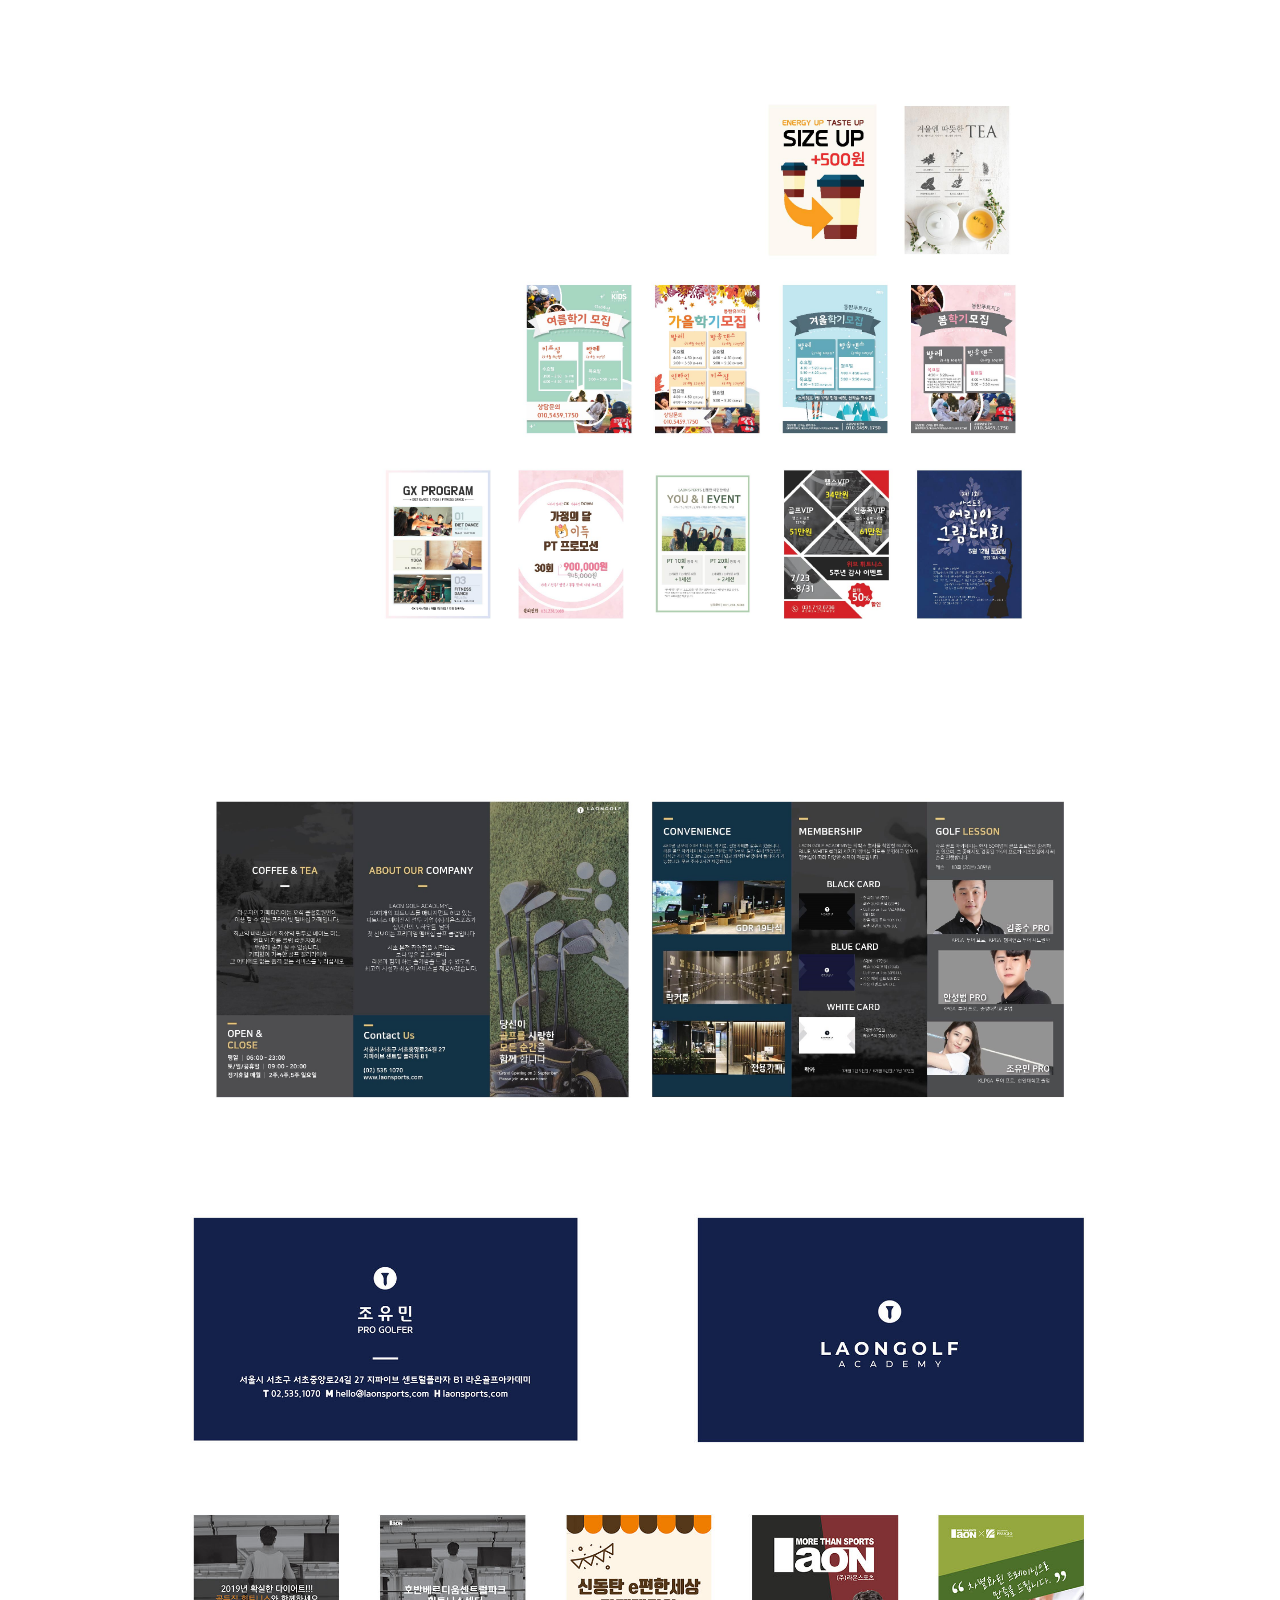
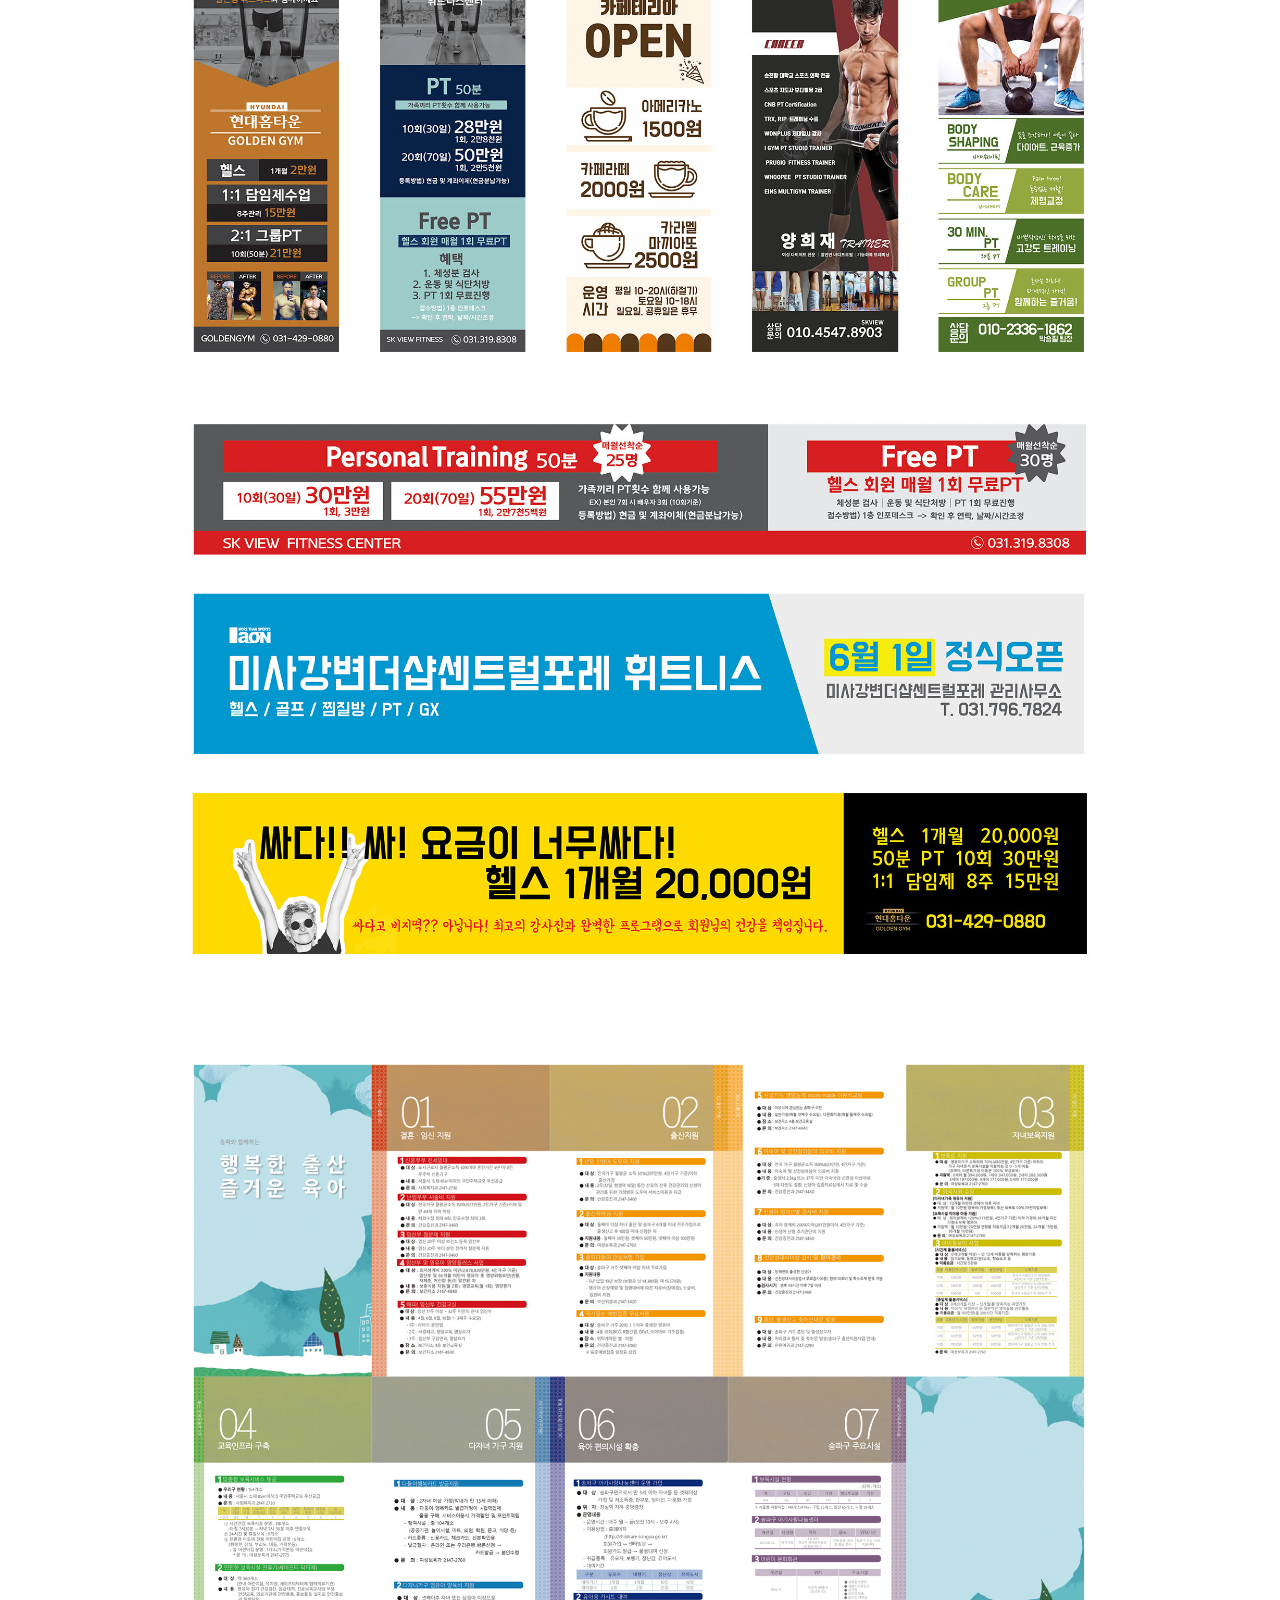
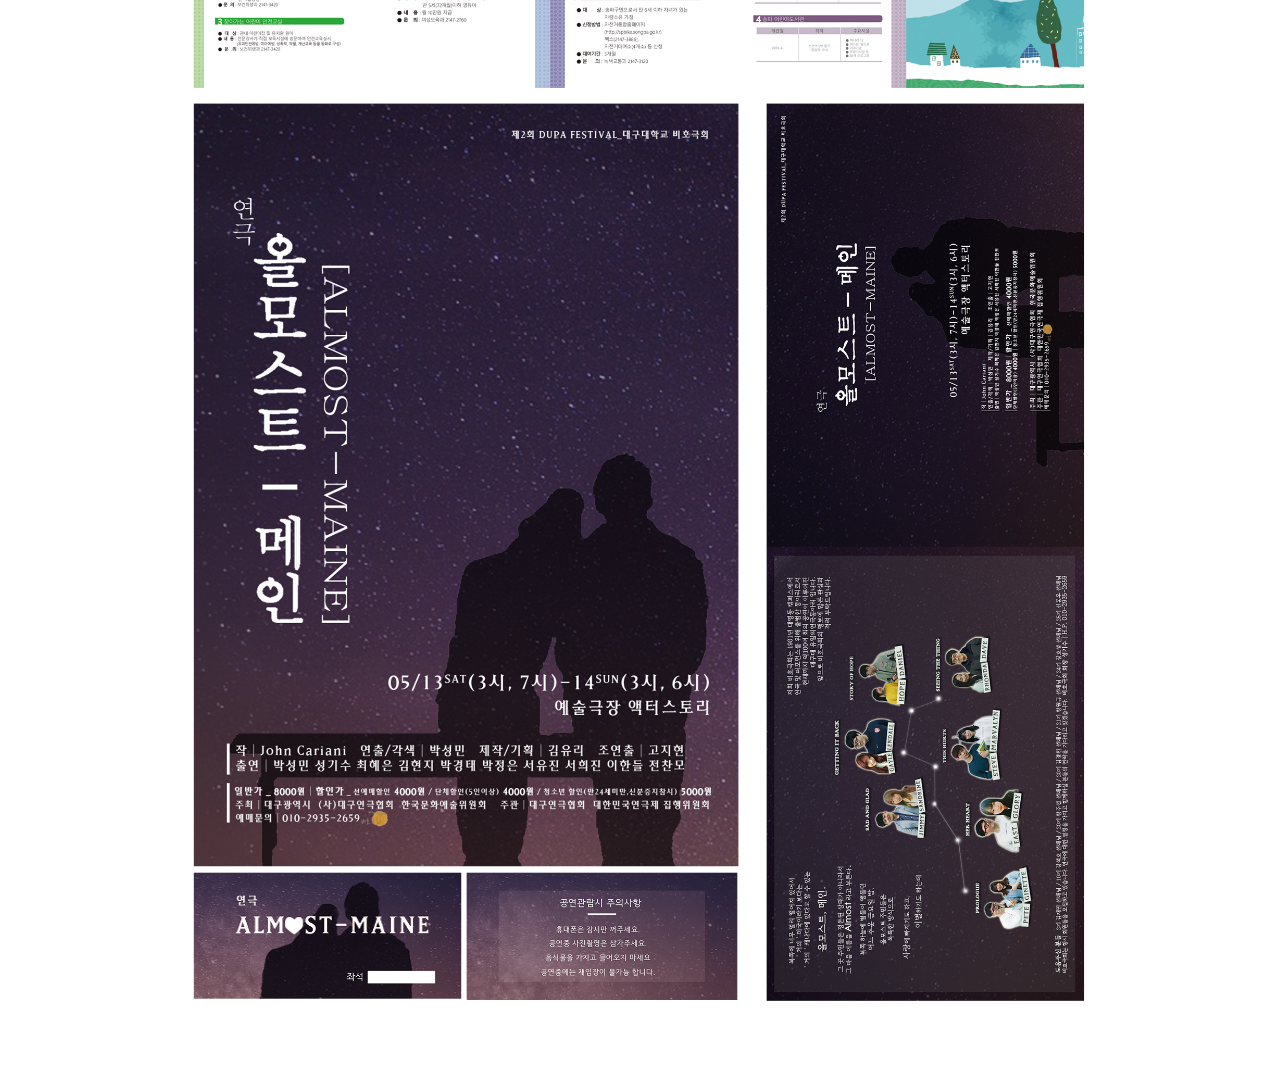
<file: graphic1.html>
<!DOCTYPE html PUBLIC "-//W3C//DTD XHTML 1.0 Transitional//EN" "http://www.w3.org/TR/xhtml1/DTD/xhtml1-transitional.dtd">
<html xmlns="http://www.w3.org/1999/xhtml">
<head>
<meta http-equiv="Content-Type" content="text/html; charset=utf-8" />
<title>무제 문서</title>
<style>
img{width:1000px;margin:auto;display:block;}
</style>
</head>


<body>
<img src="포트폴리오-01.jpg">
<img src="포트폴리오-02.jpg">
<img src="포트폴리오-05.jpg">
<img src="포트폴리오-06.jpg">
</body>
</html>
</file>
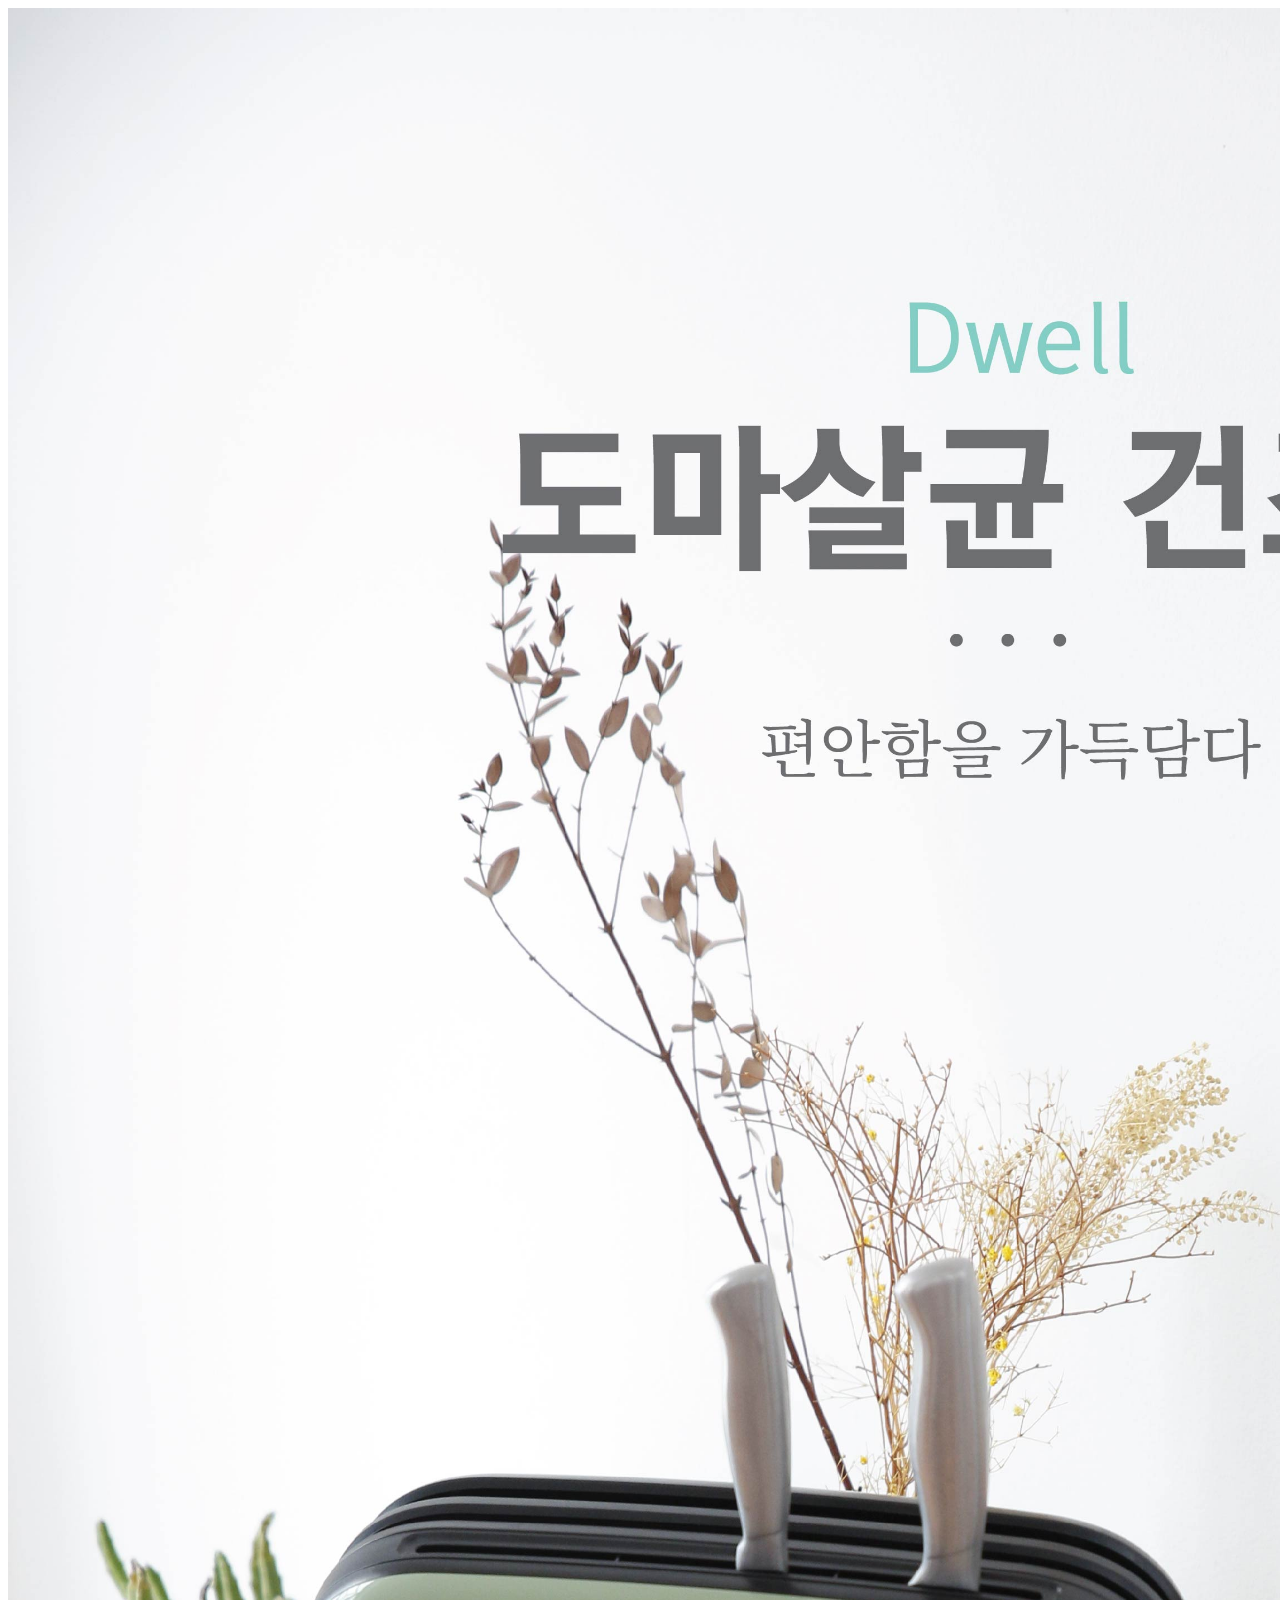
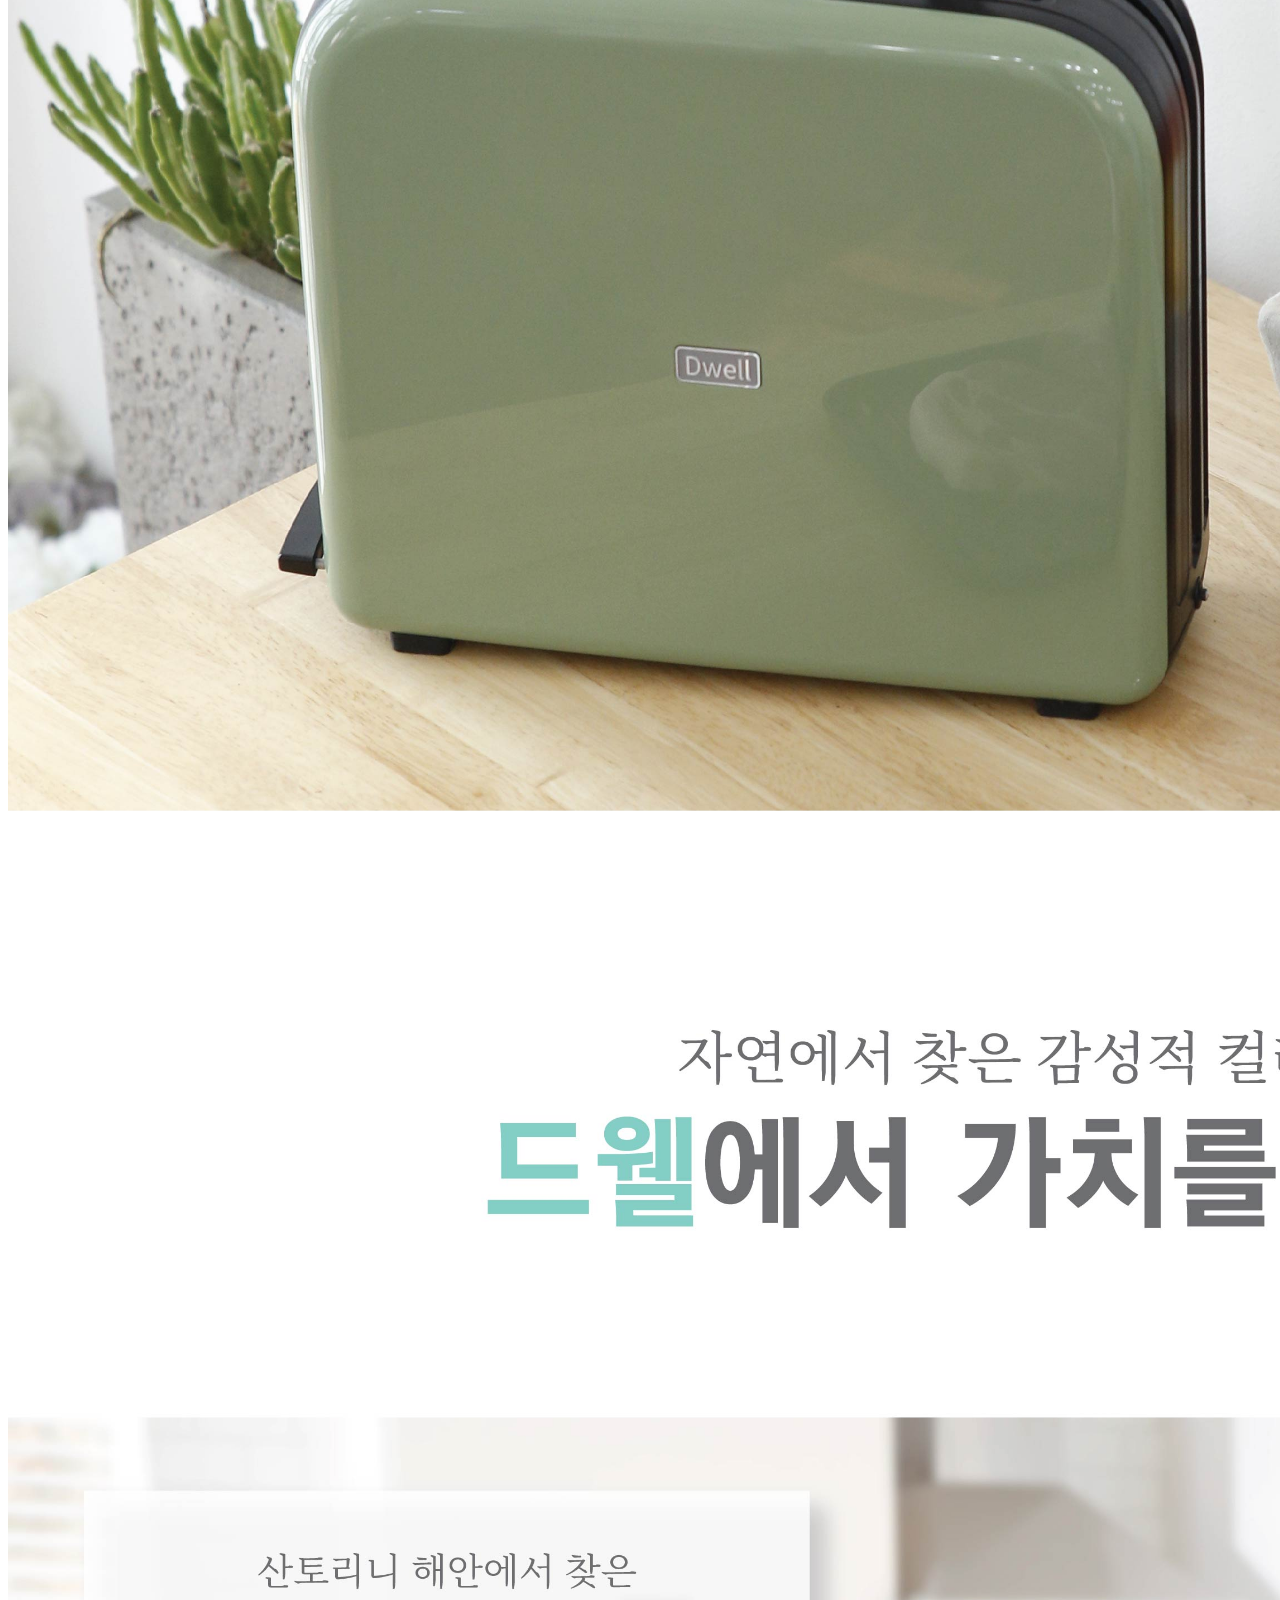
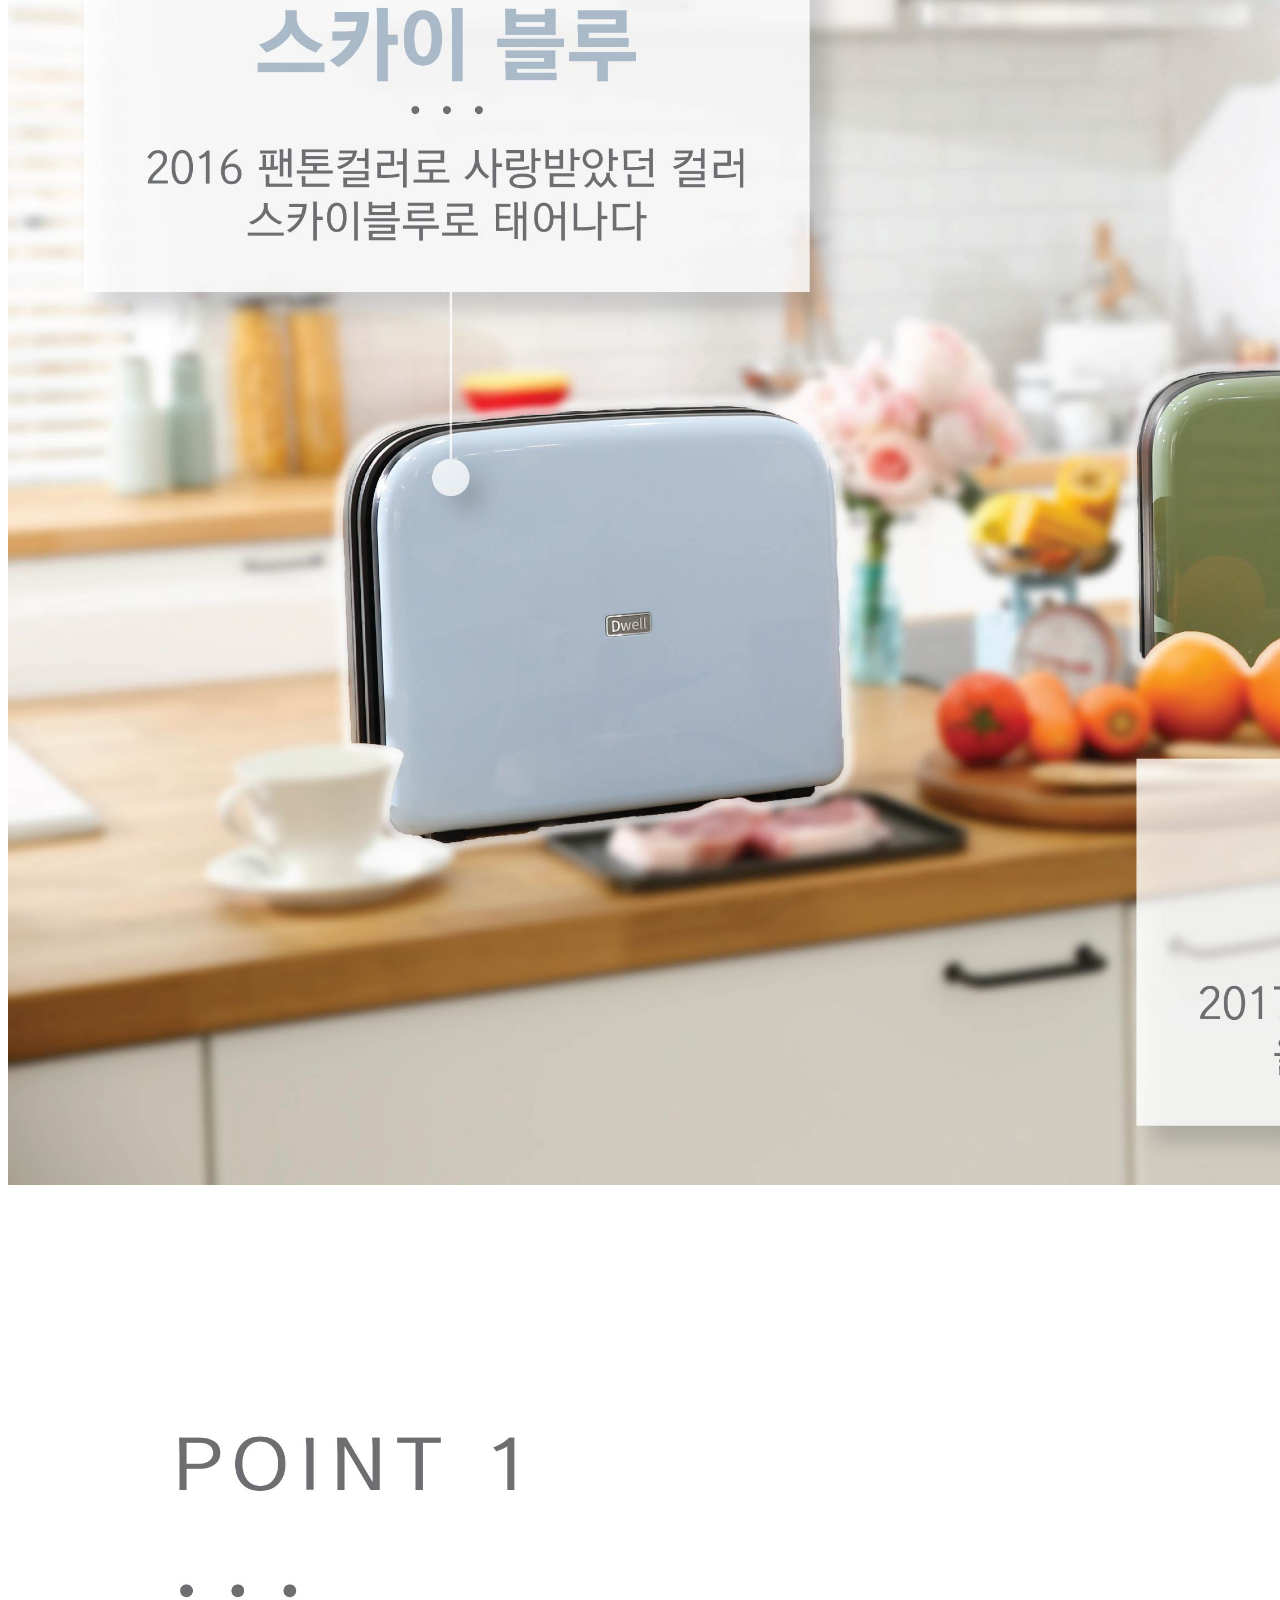
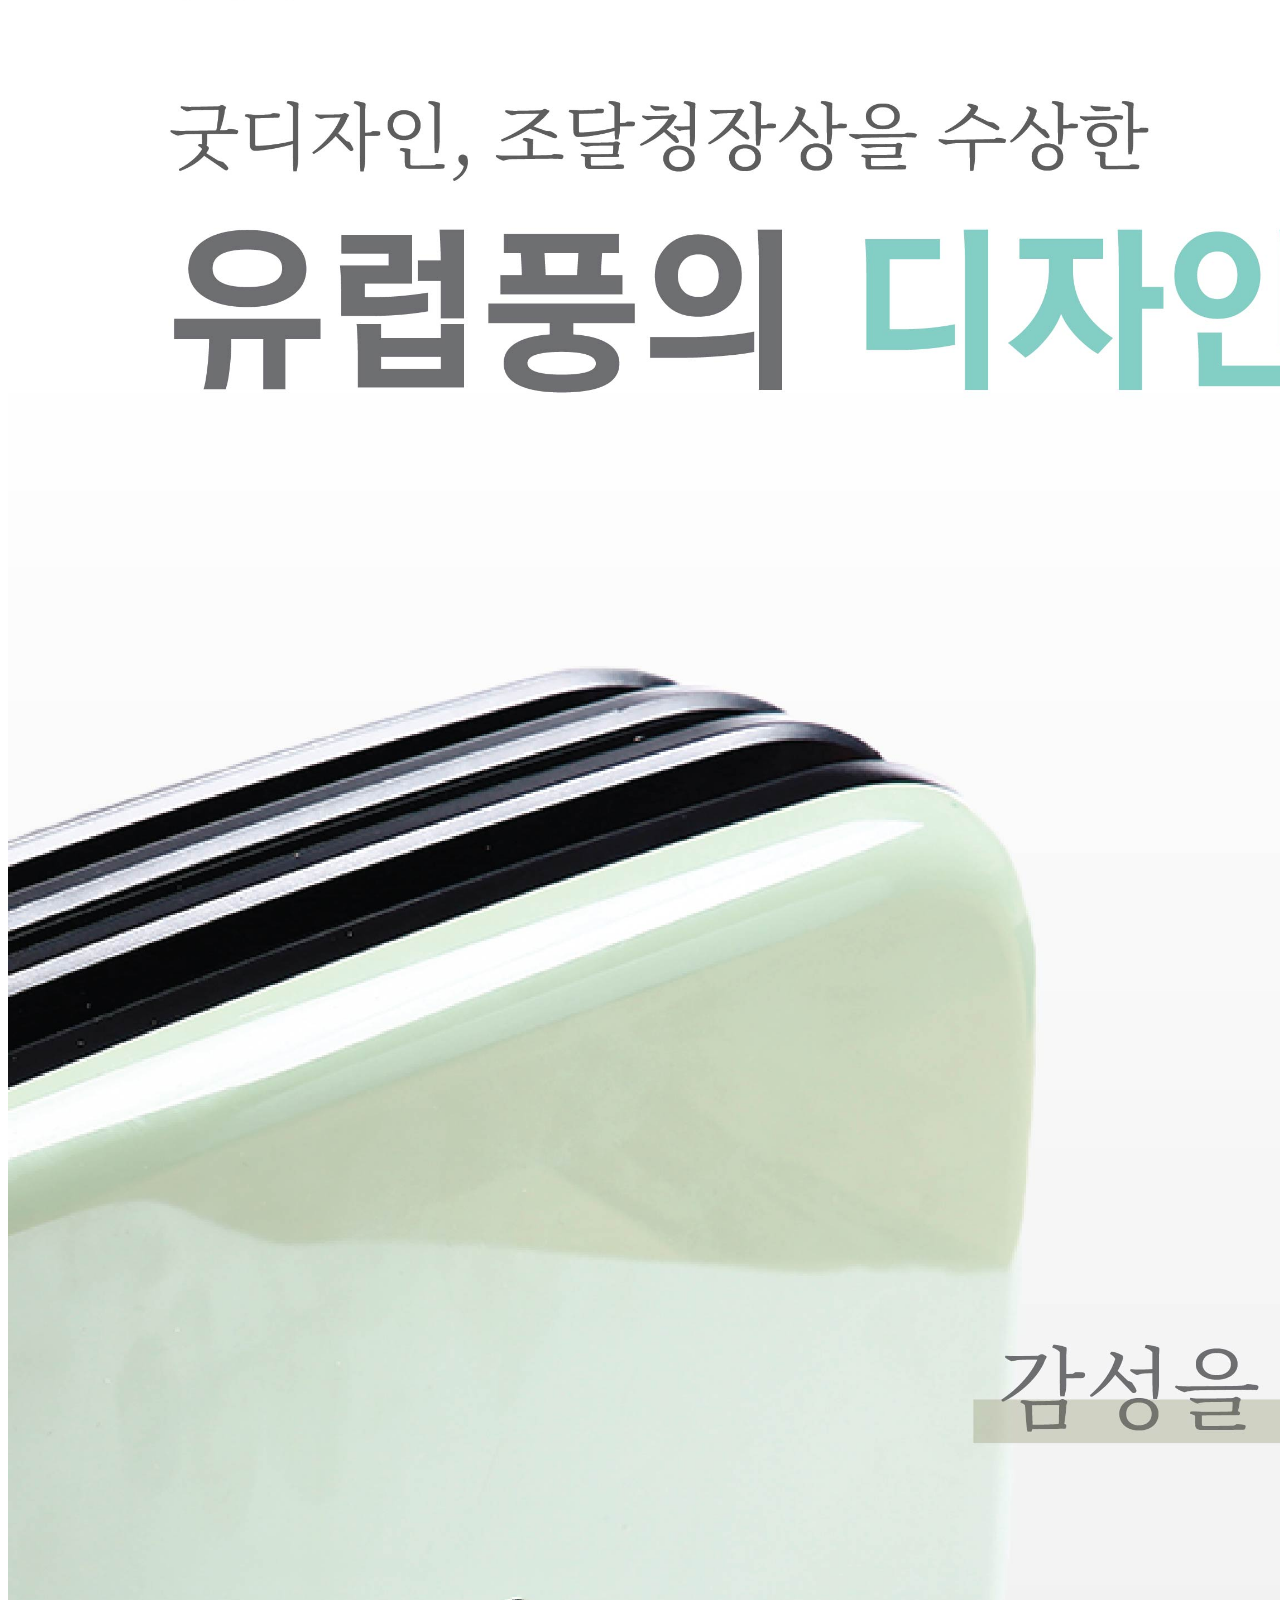
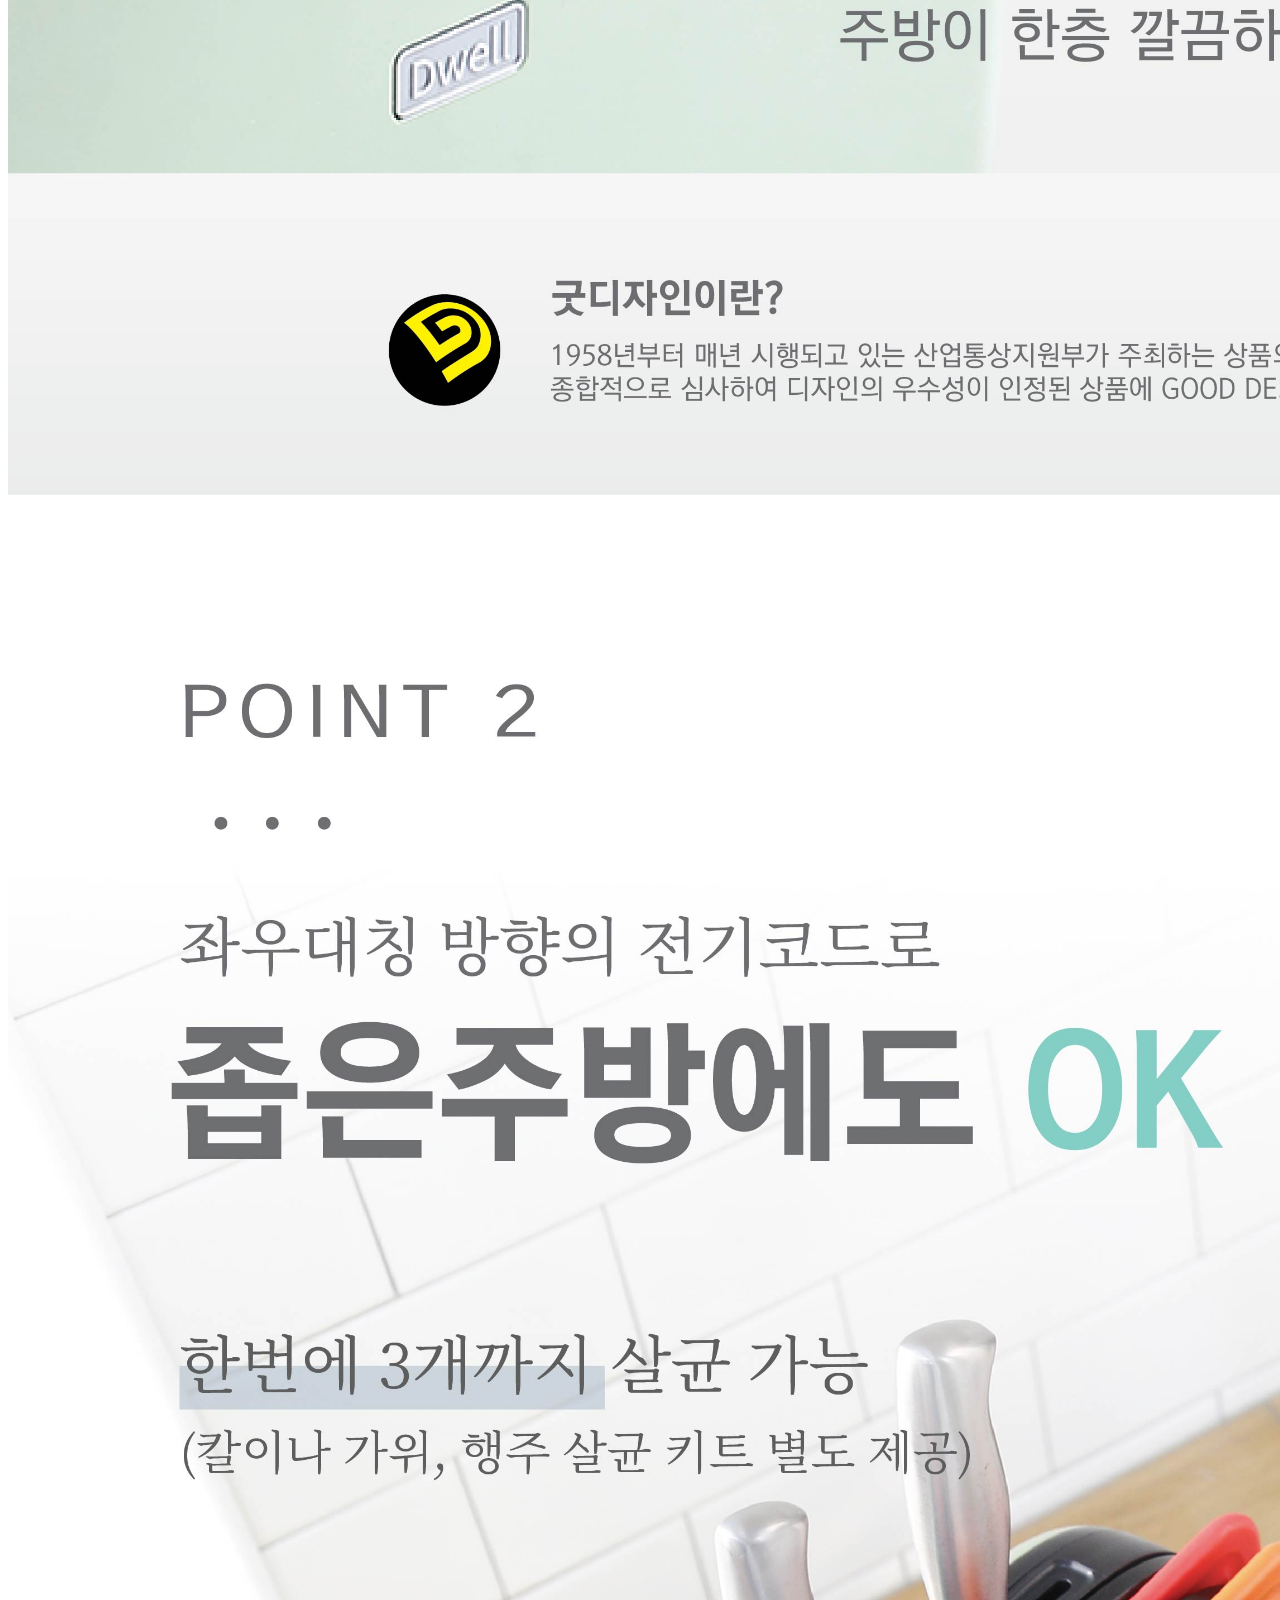
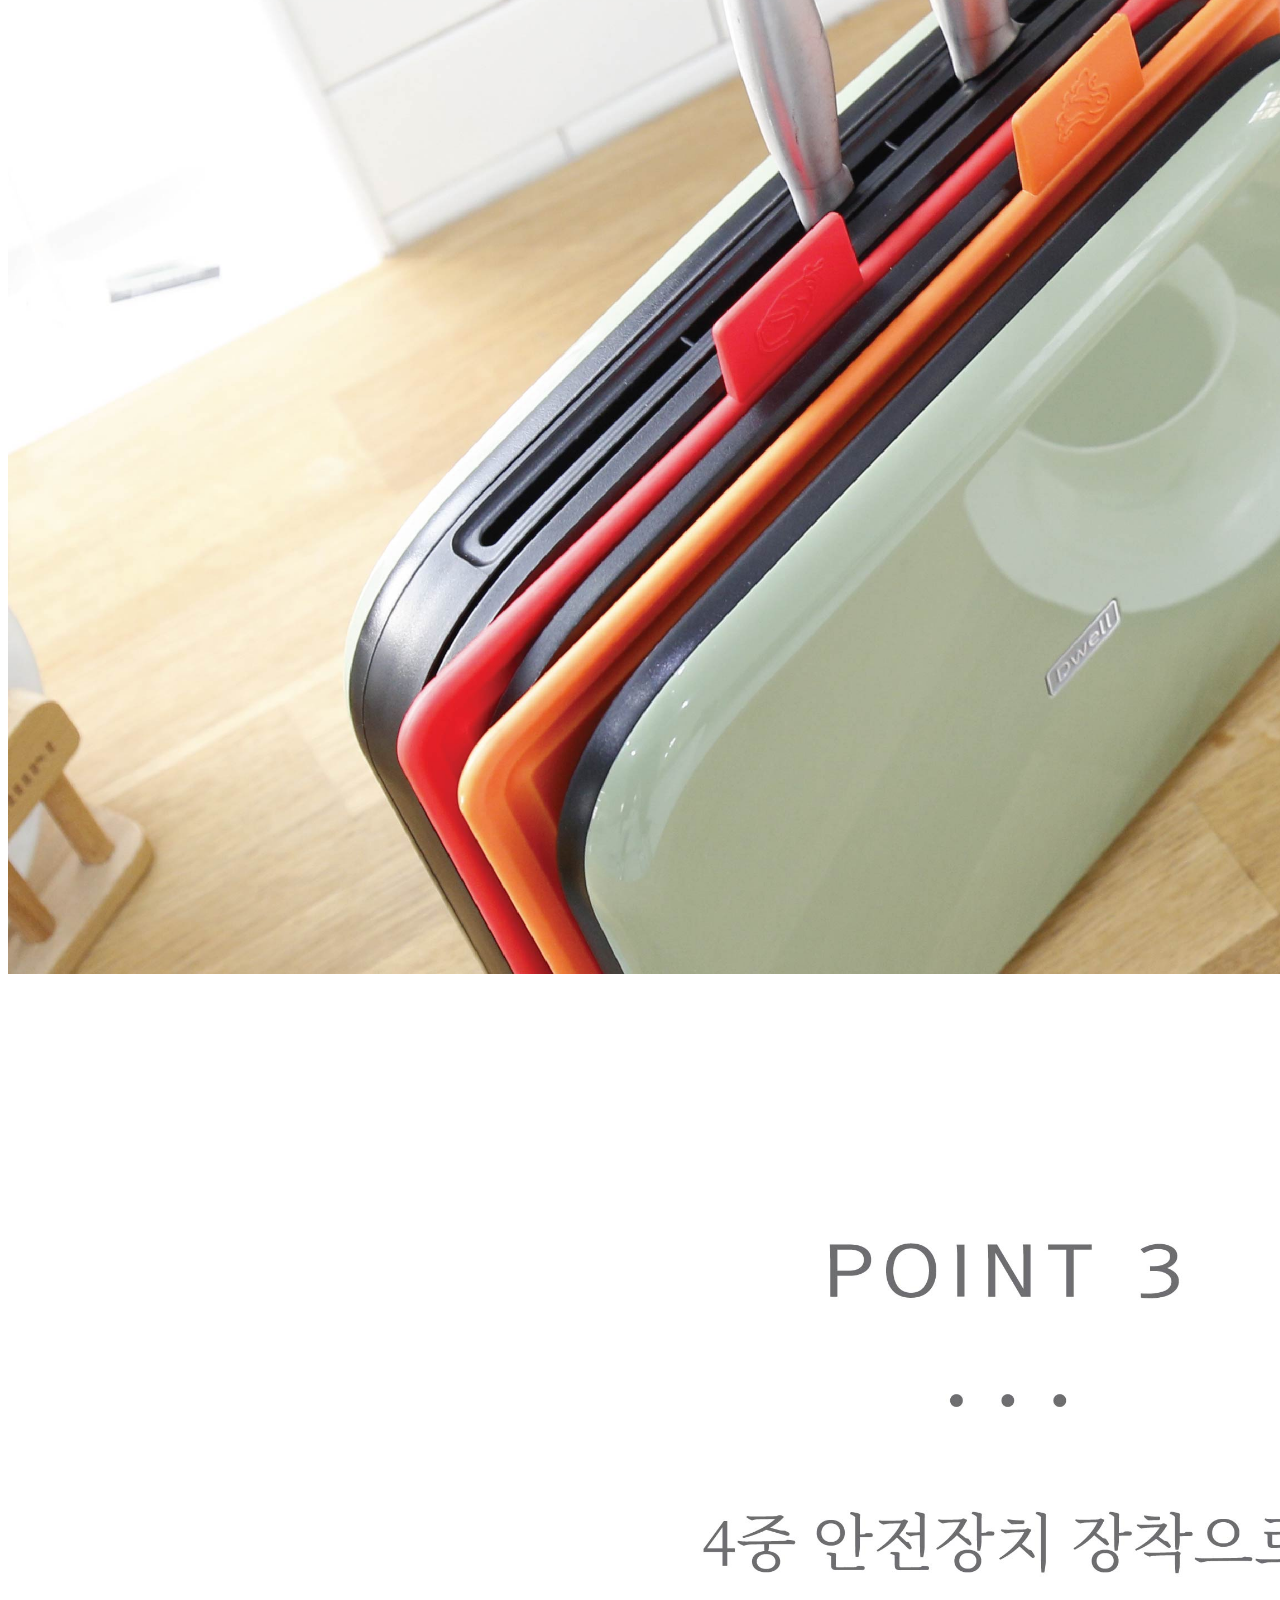
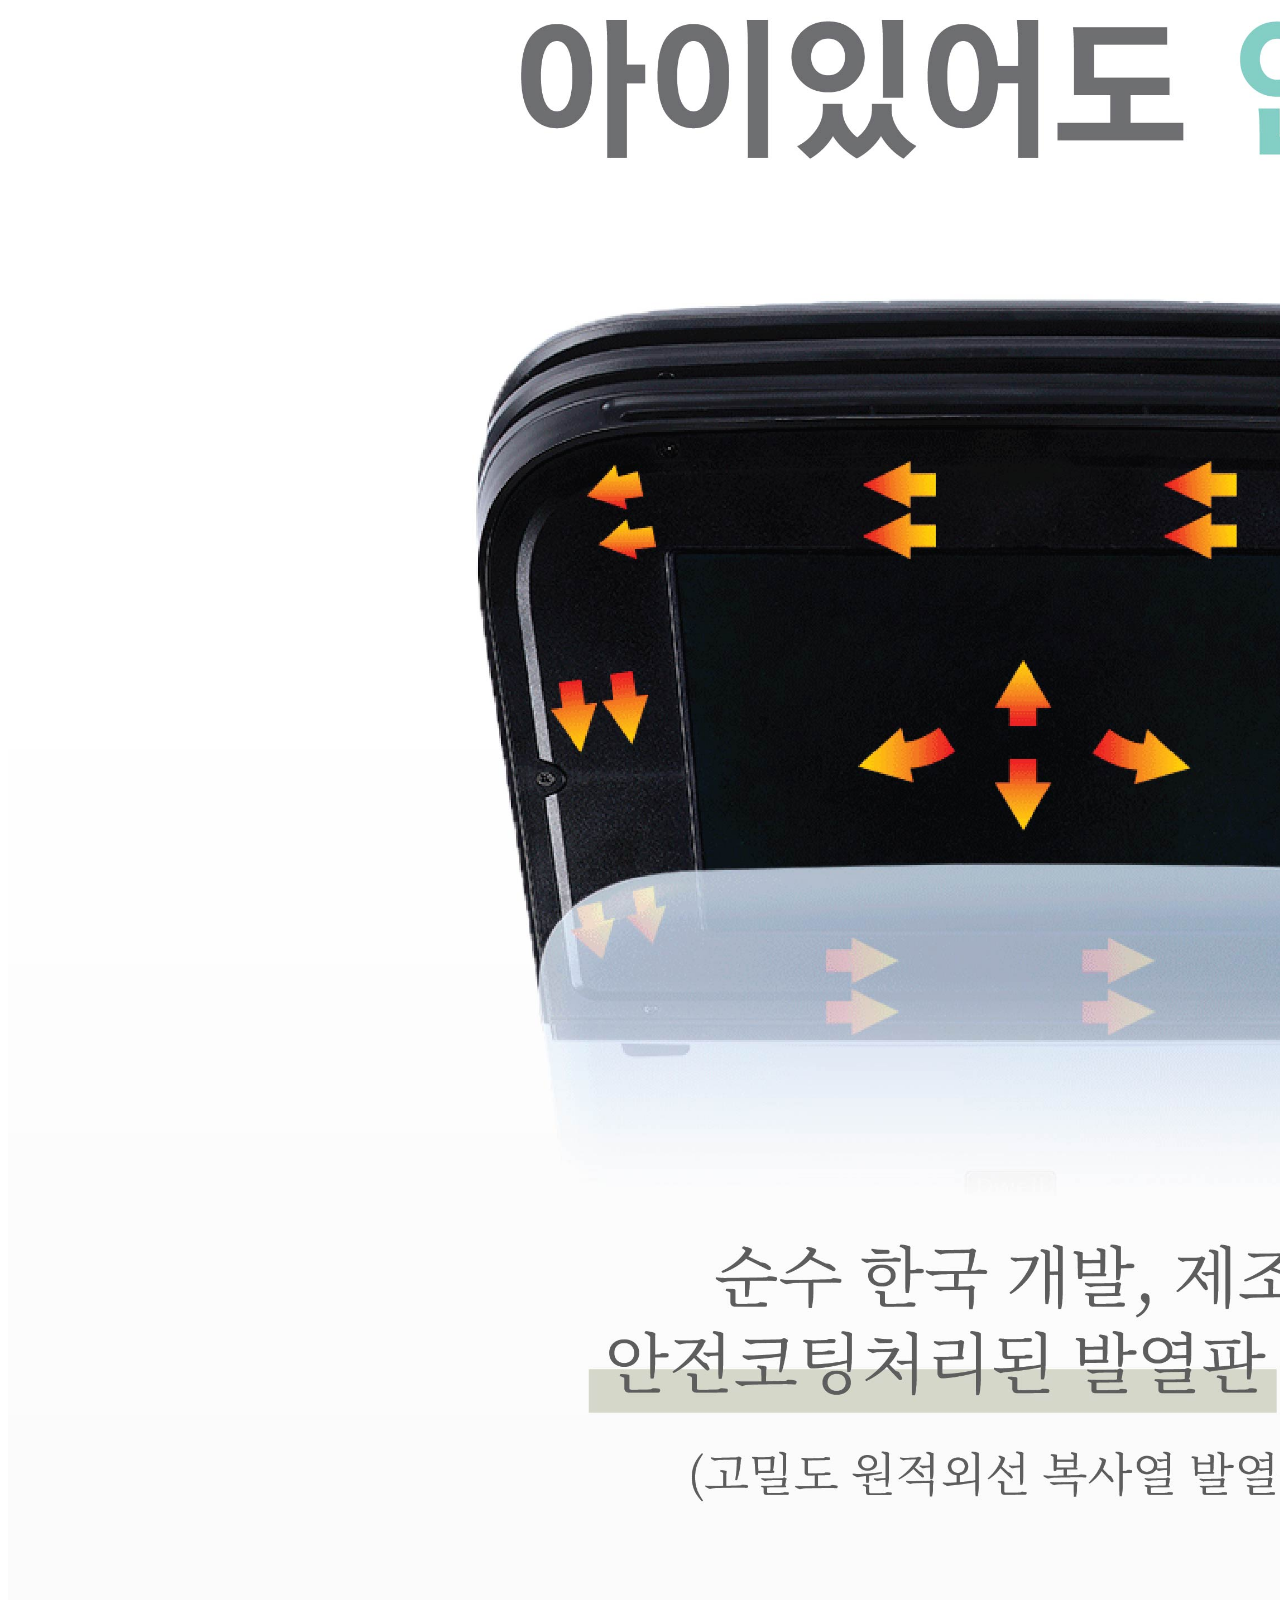
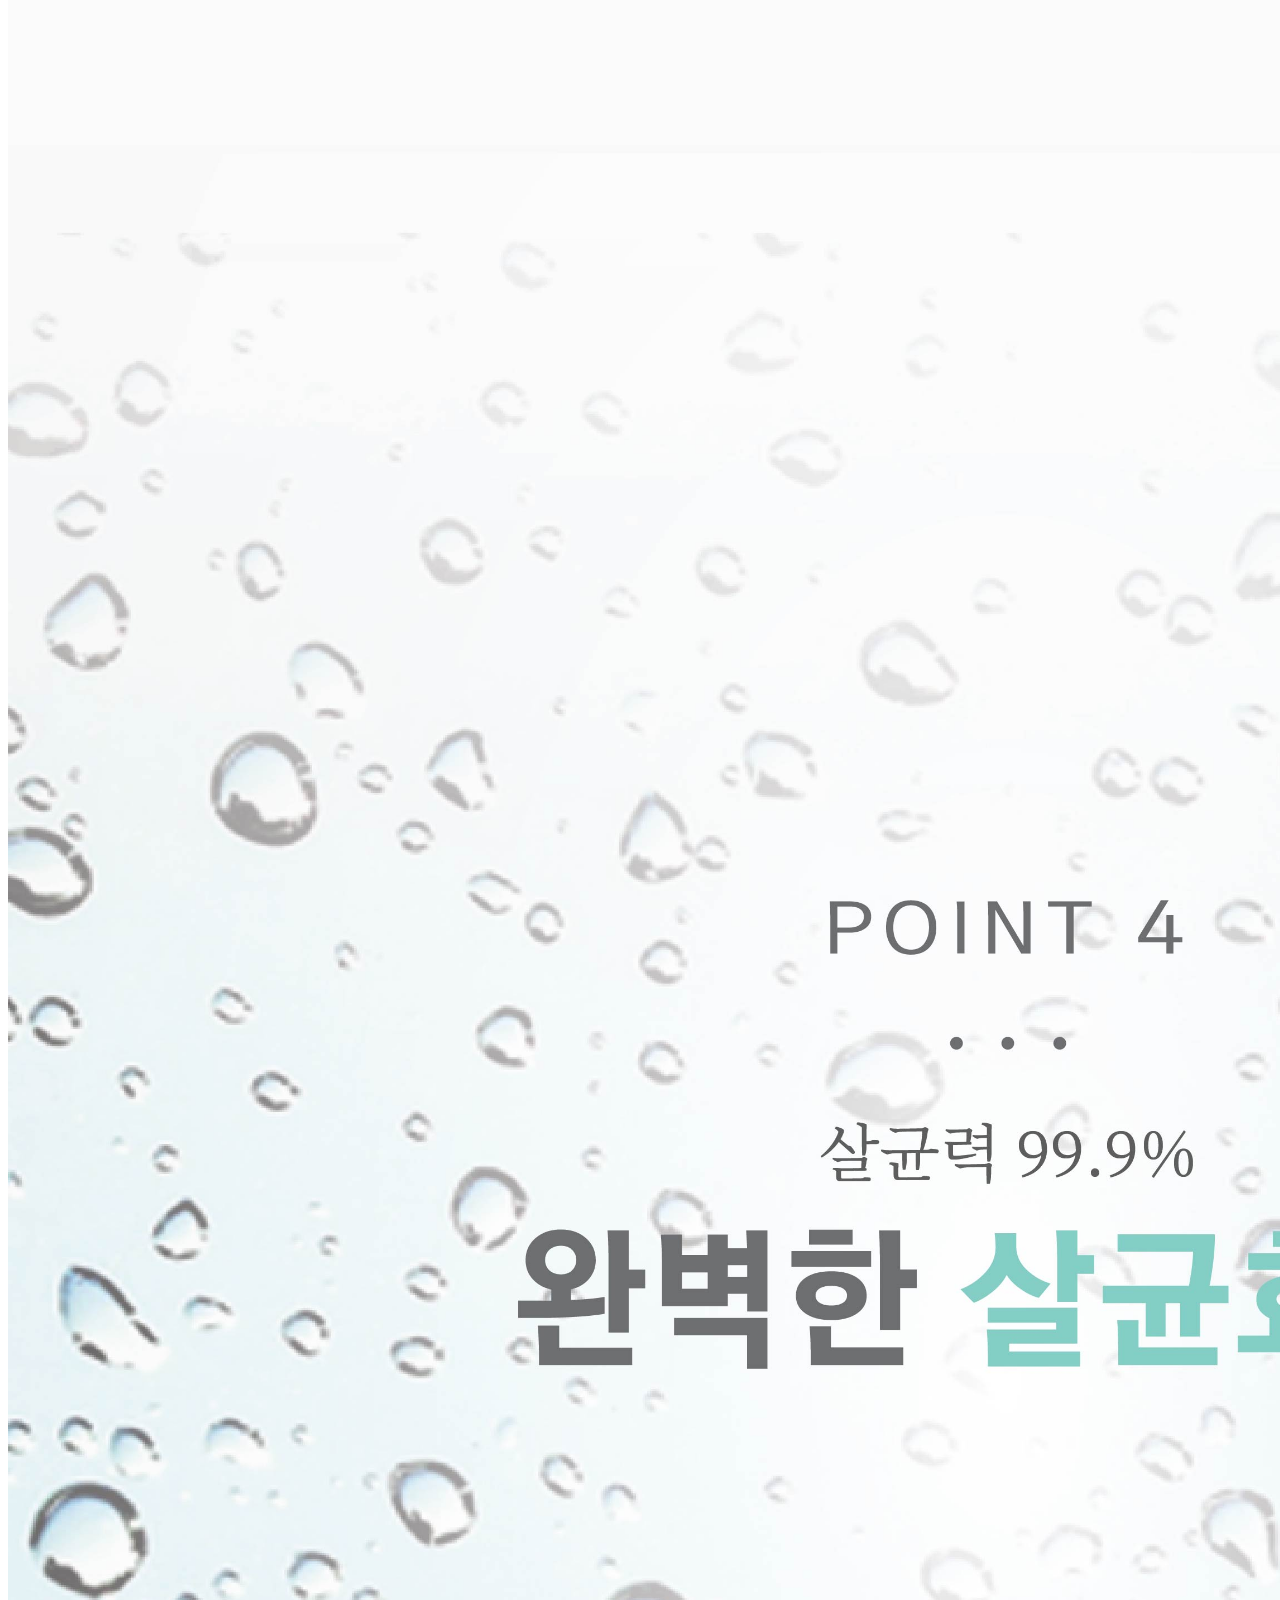
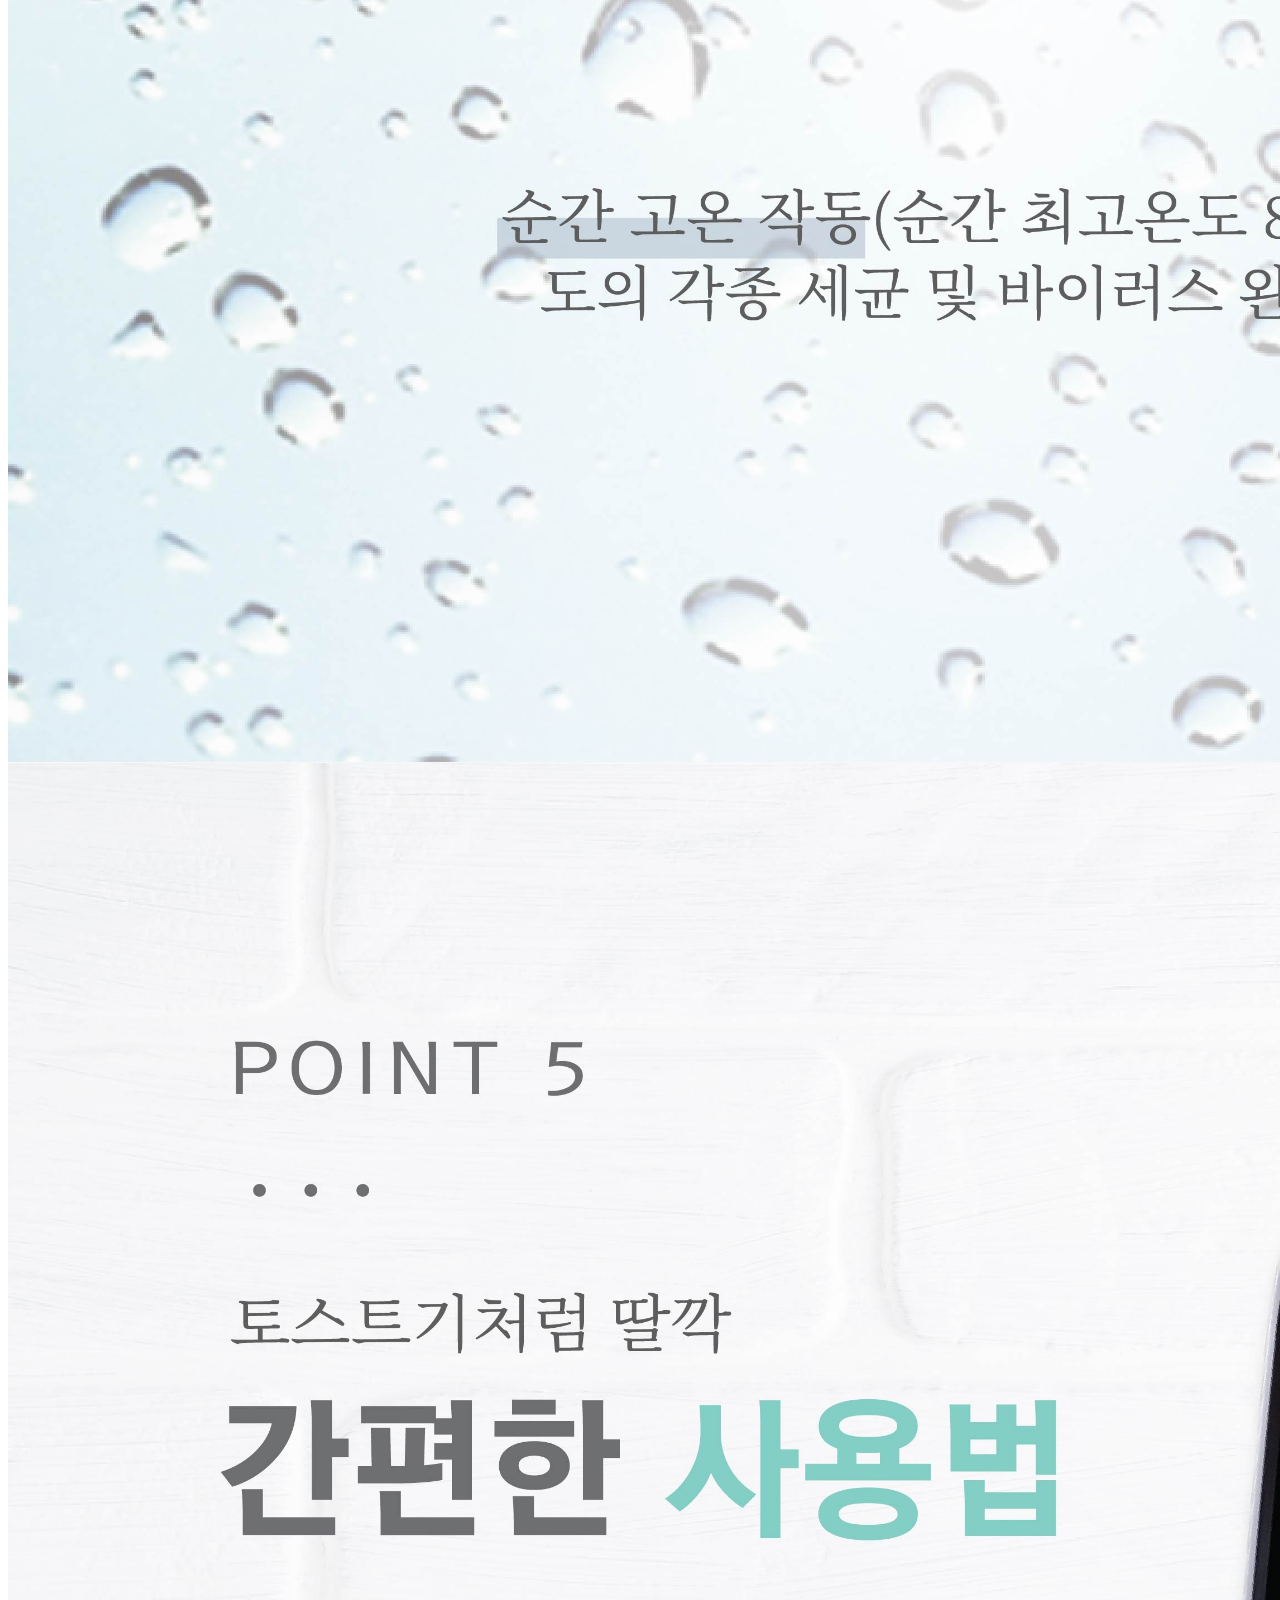
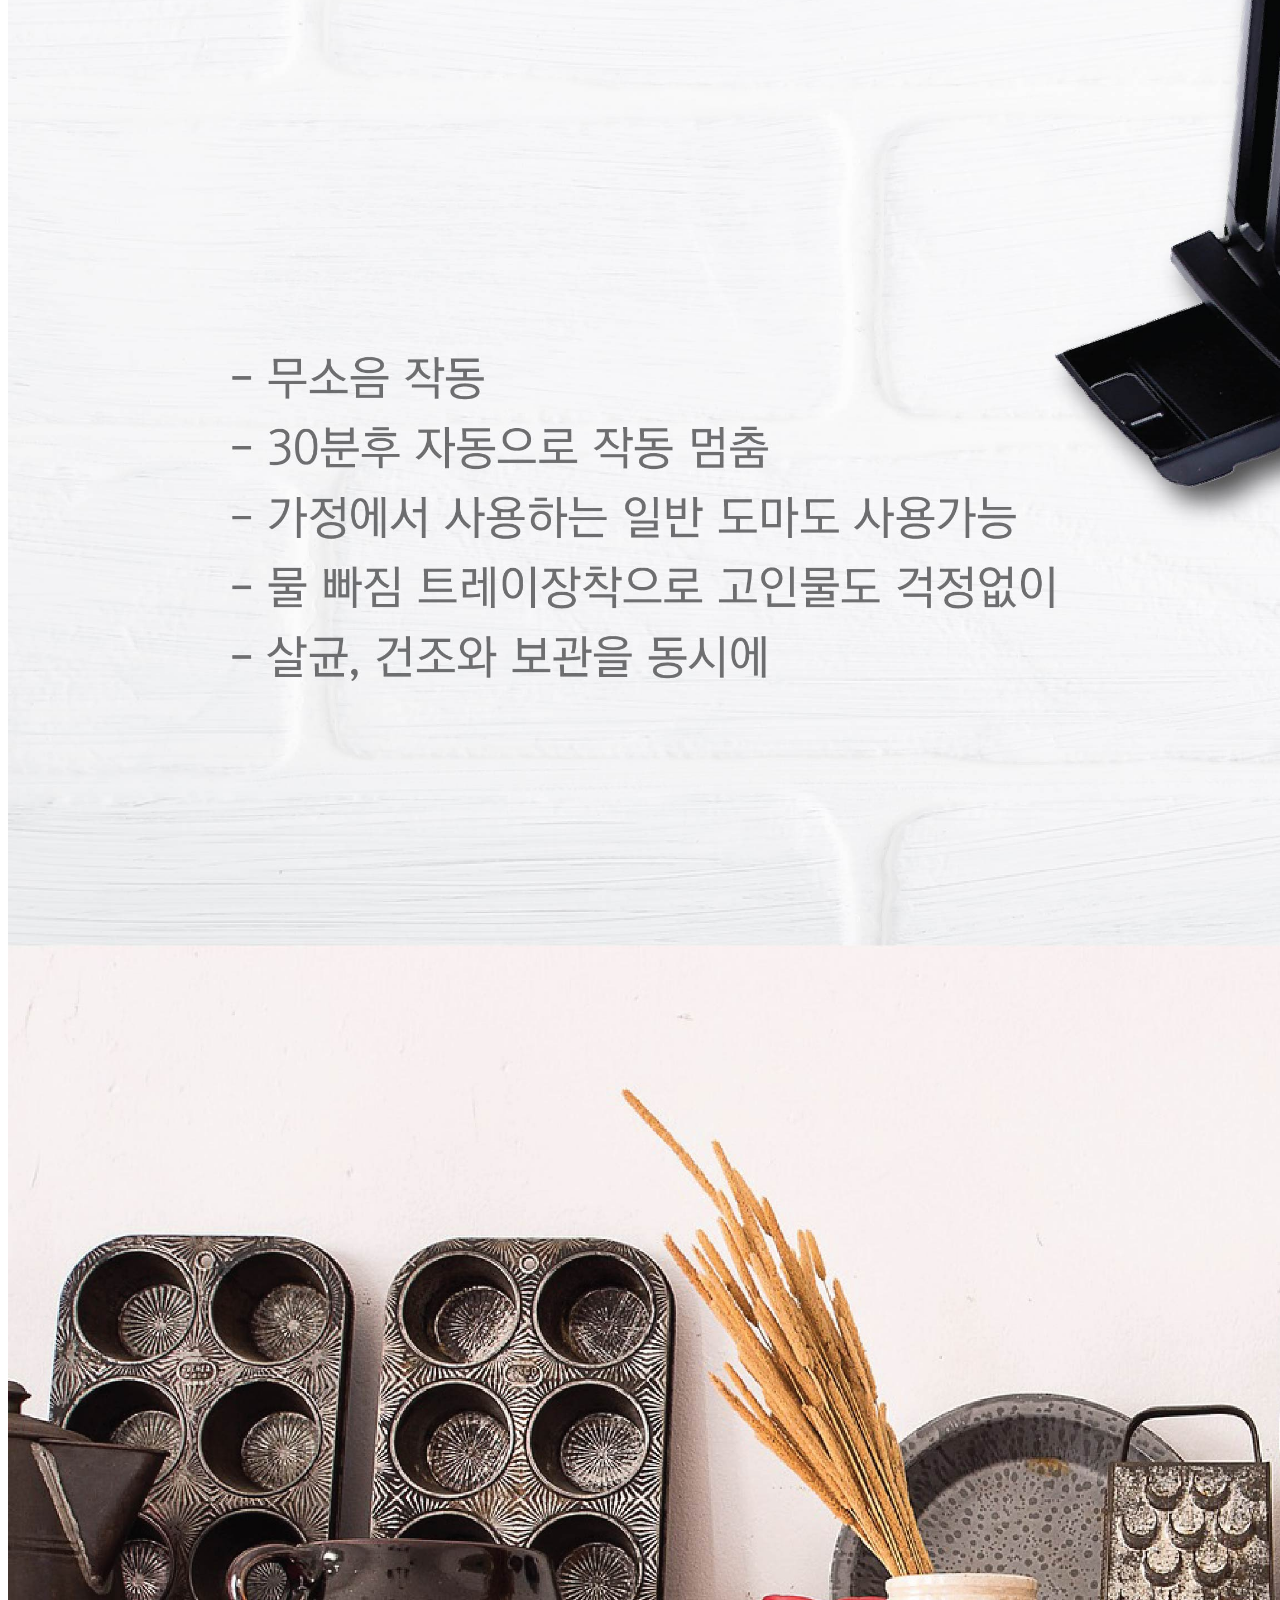
<file: graphic2.html>
<!DOCTYPE html PUBLIC "-//W3C//DTD XHTML 1.0 Transitional//EN" "http://www.w3.org/TR/xhtml1/DTD/xhtml1-transitional.dtd">
<html xmlns="http://www.w3.org/1999/xhtml">
<head>
<meta http-equiv="Content-Type" content="text/html; charset=utf-8" />
<title>무제 문서</title>
<style>
img{width:2000px;margin:auto;display:block;}
</style>
</head>


<body>
<img src="dwell/드웰-01.jpg">
<img src="dwell/드웰-02.jpg">
<img src="dwell/드웰-03.jpg">
<img src="dwell/드웰-04.jpg">
<img src="dwell/드웰-05.jpg">
</body>
</html>
</file>
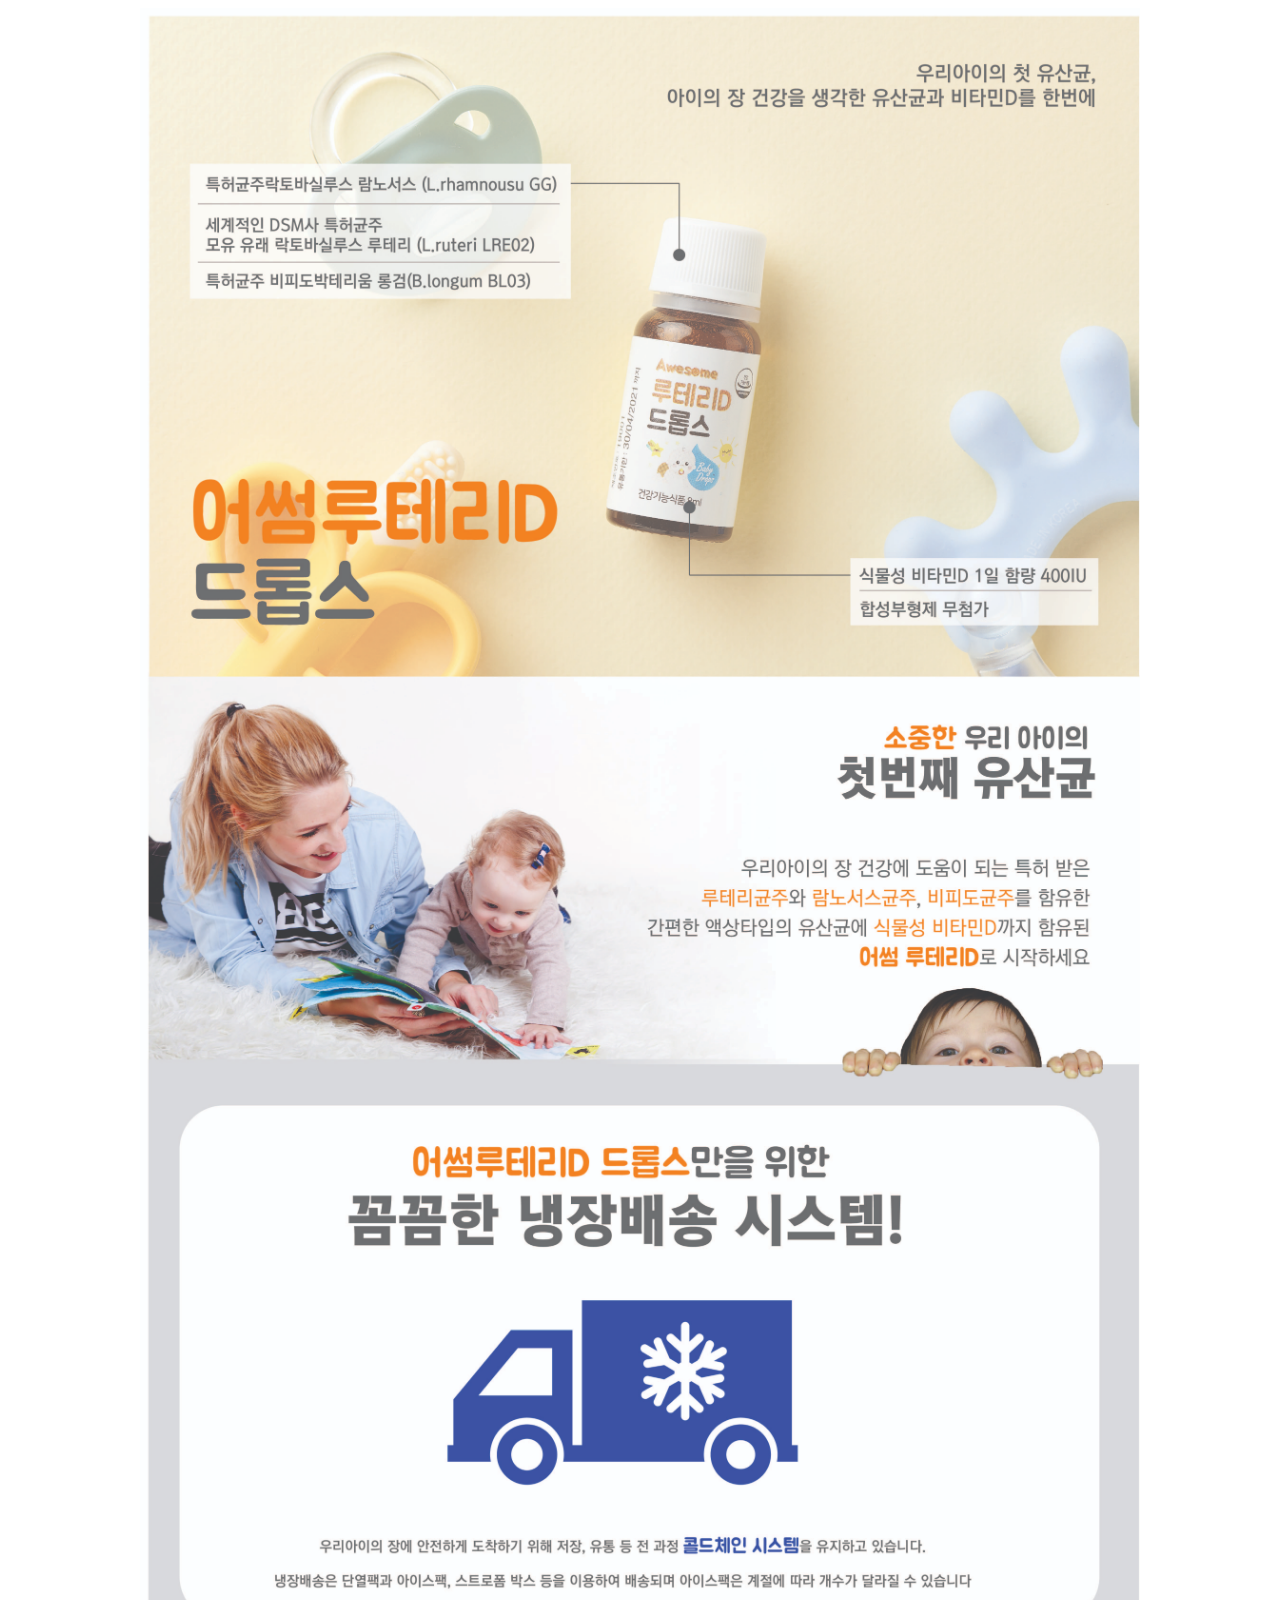
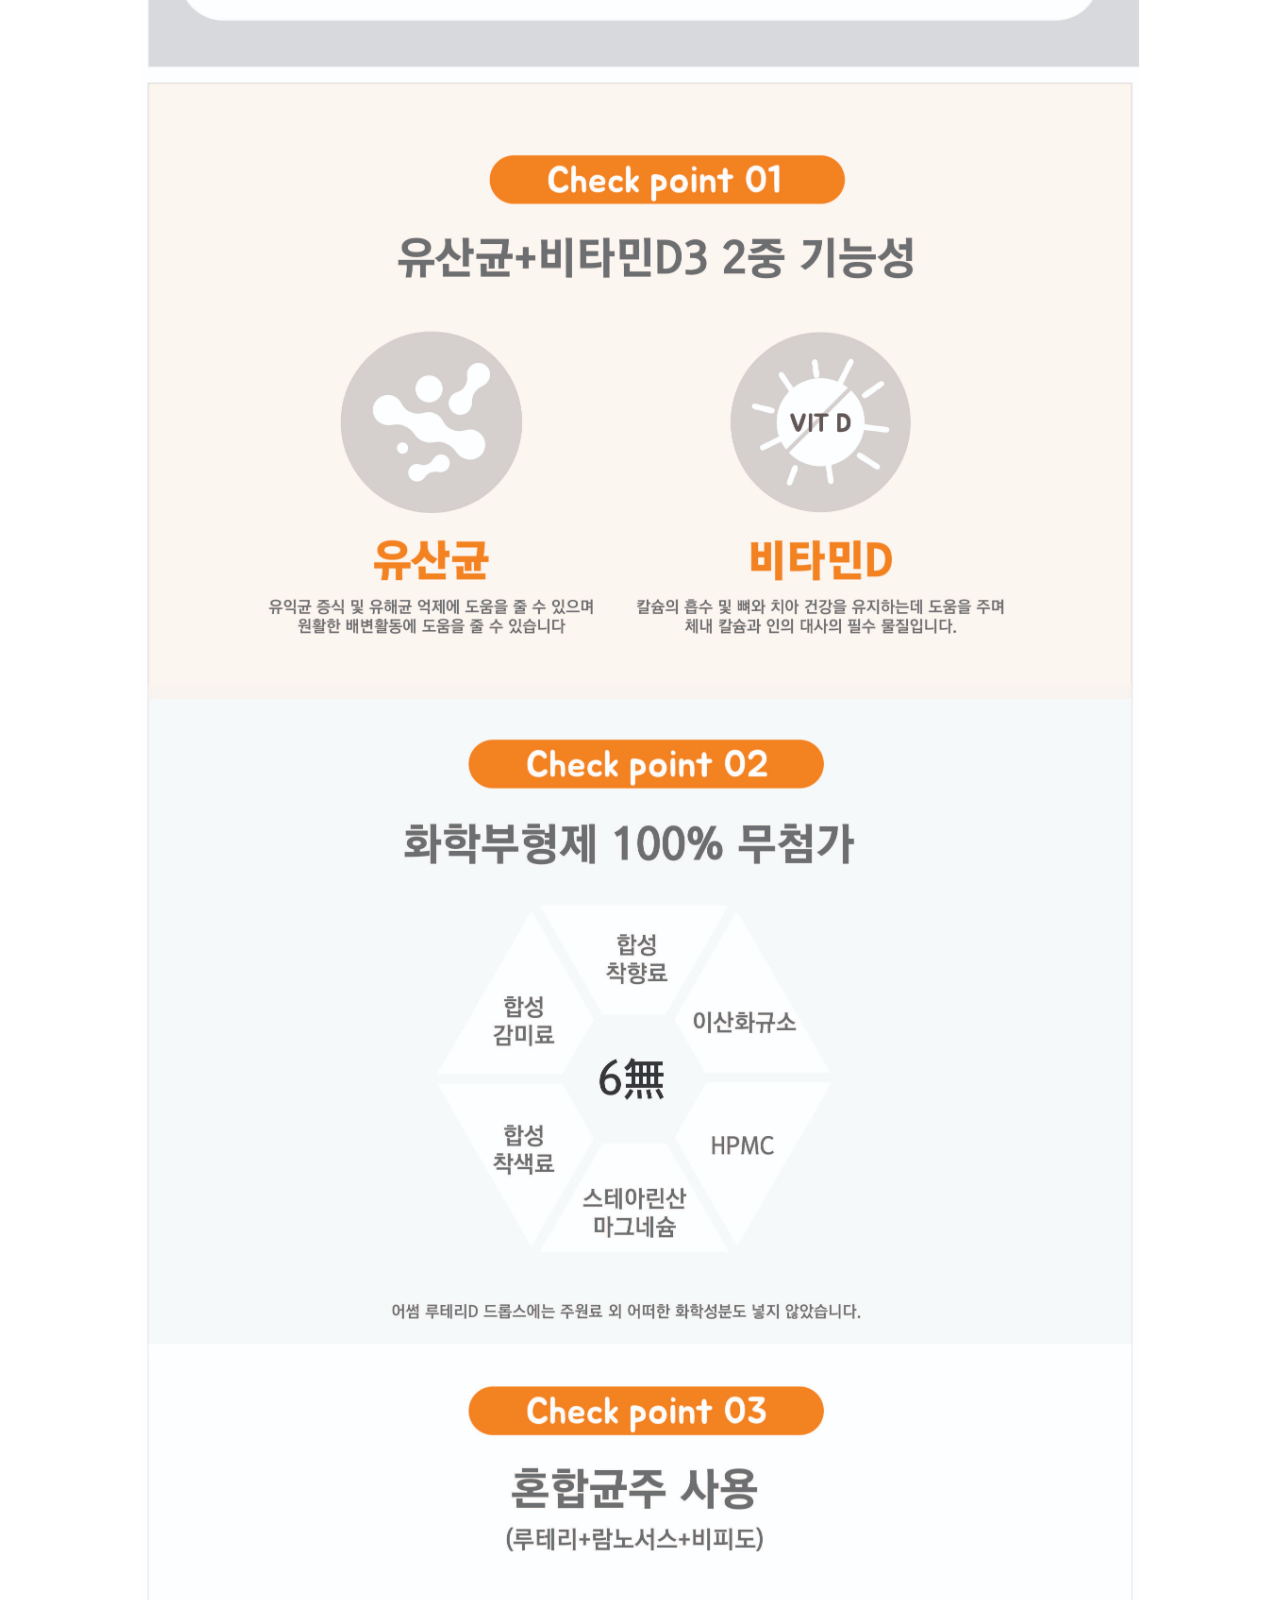
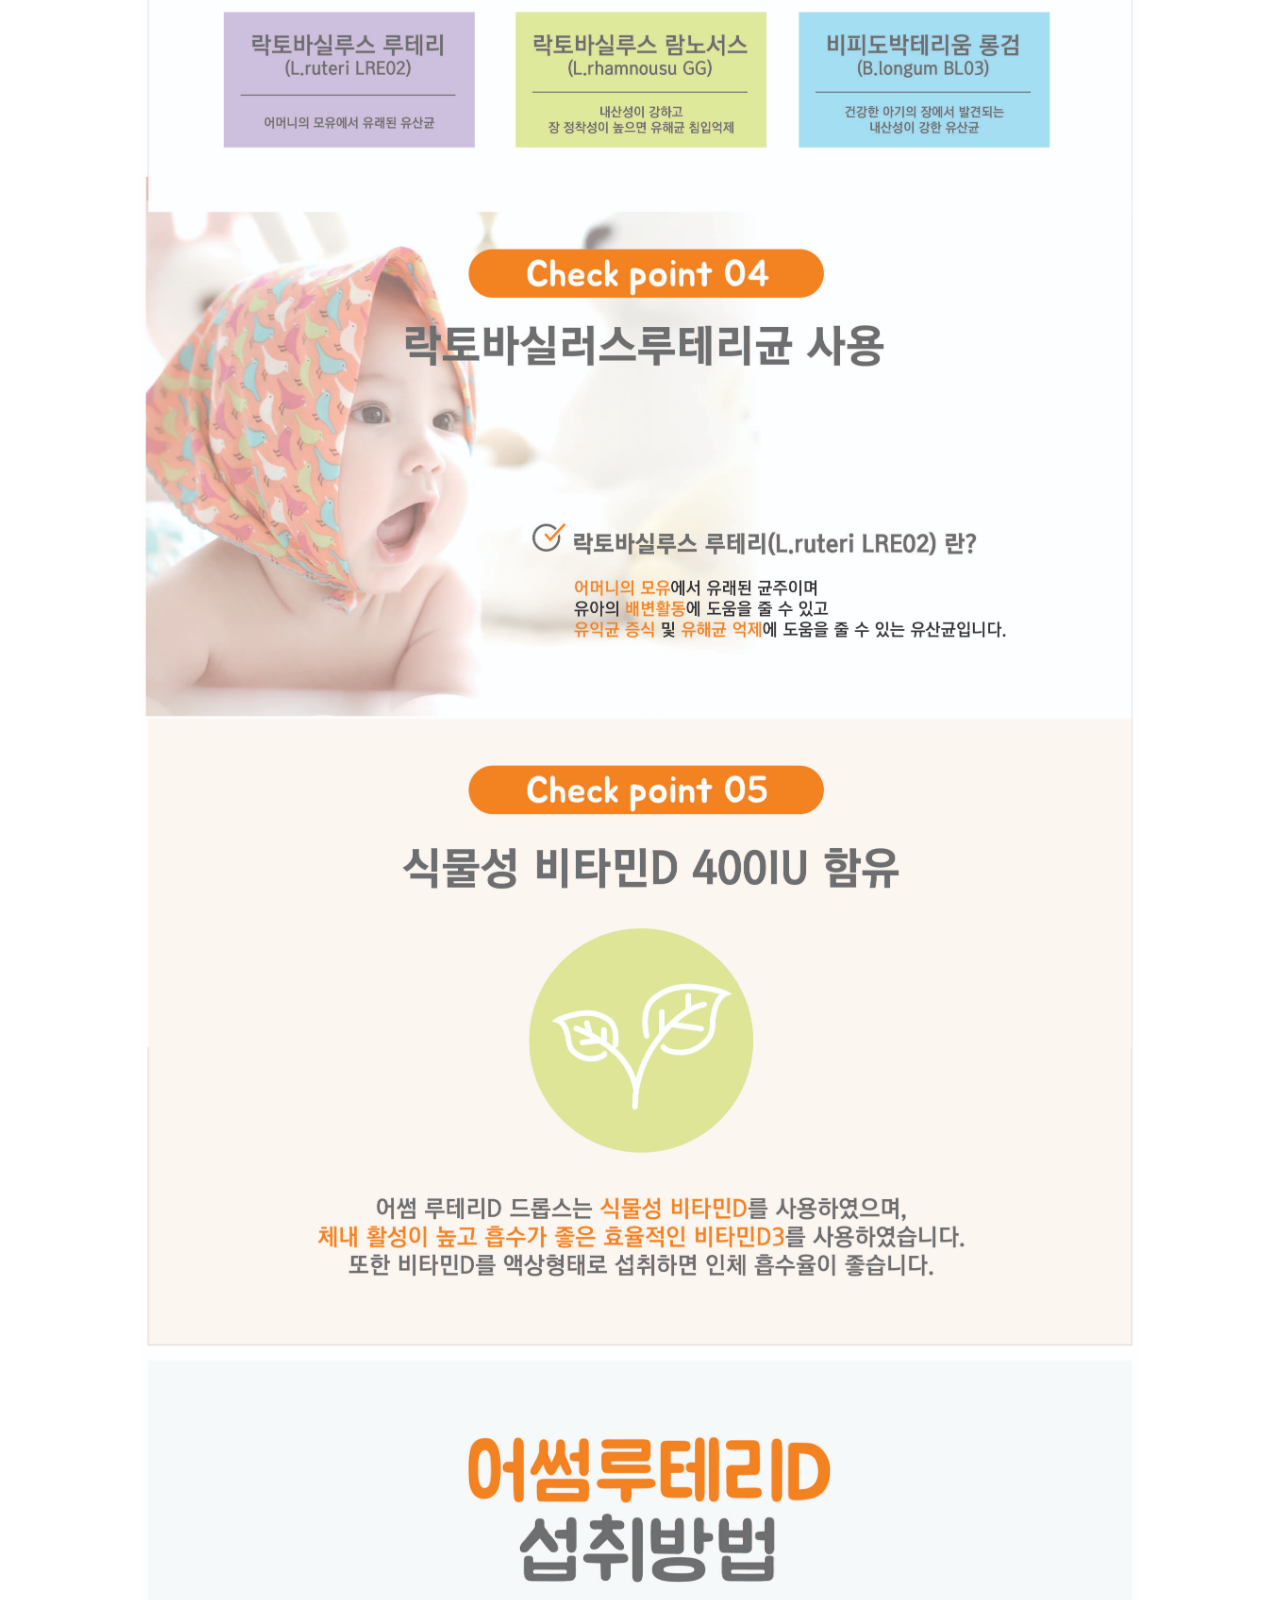
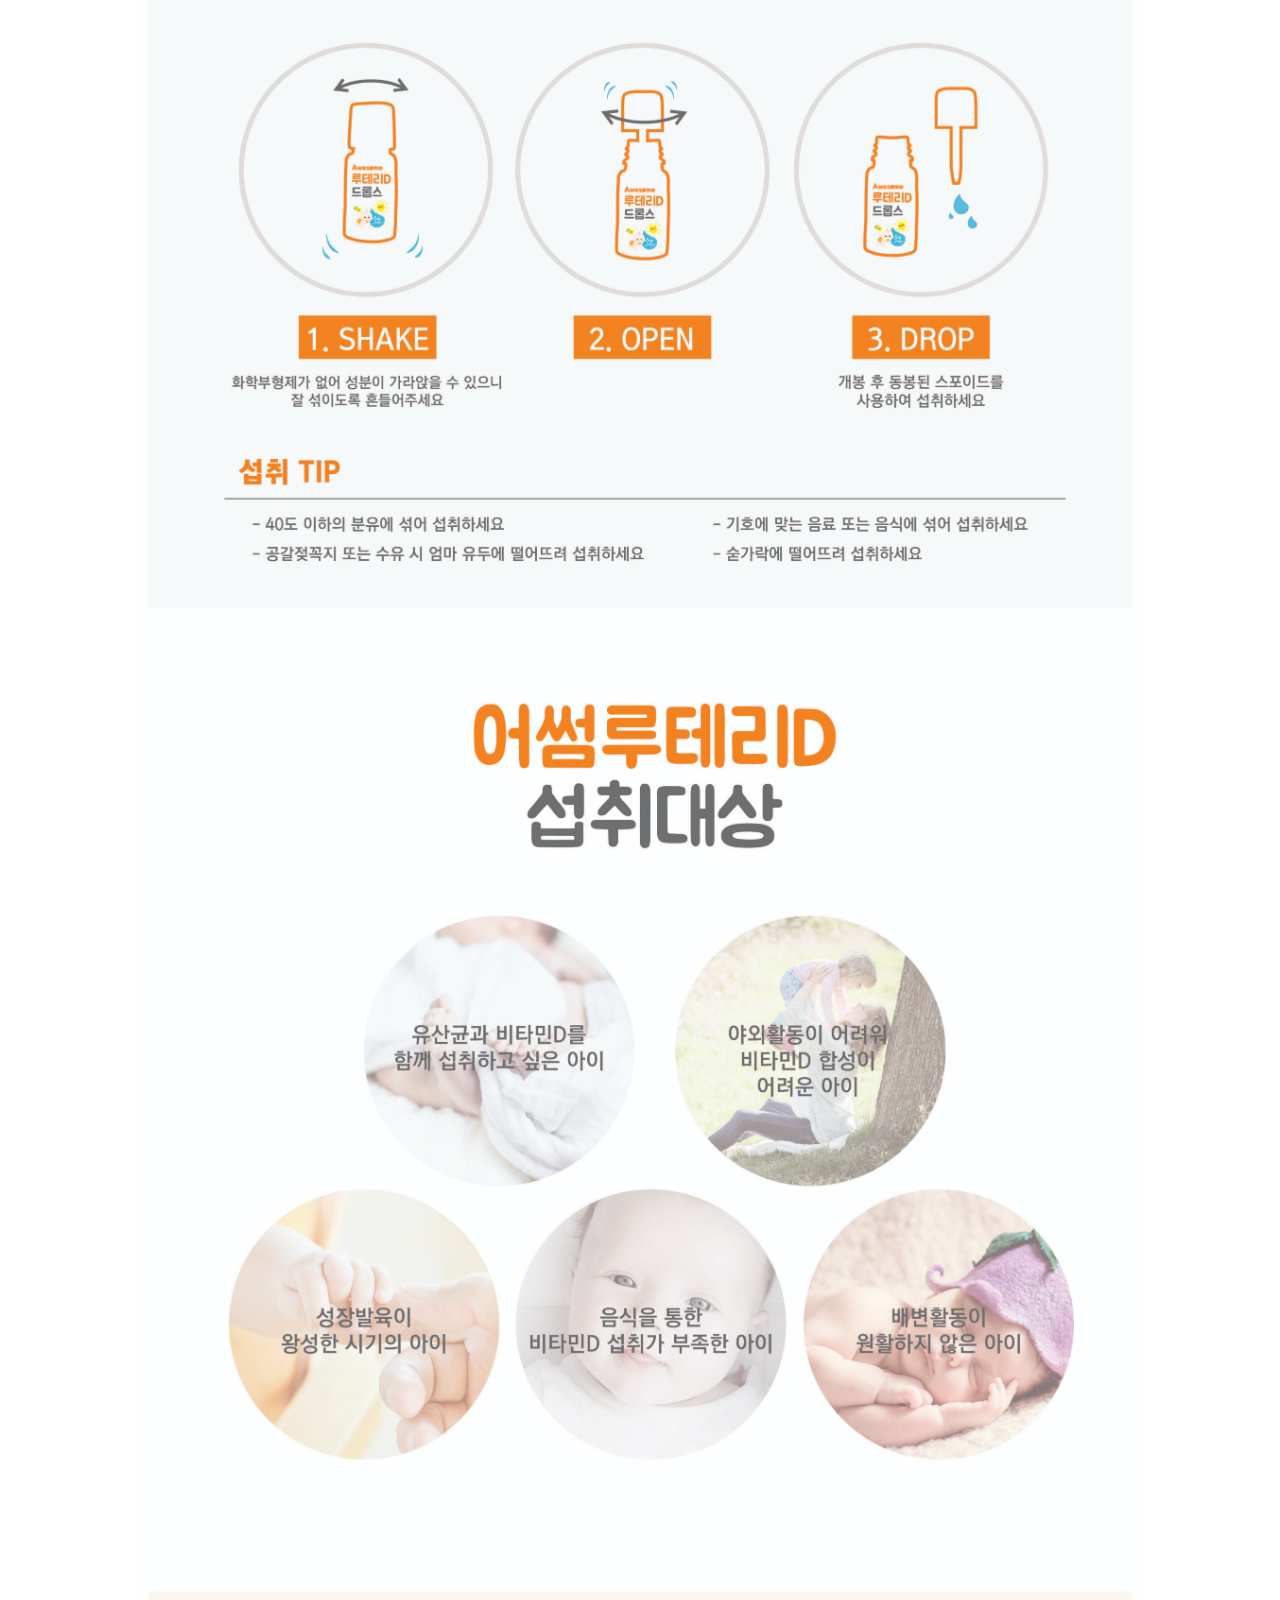
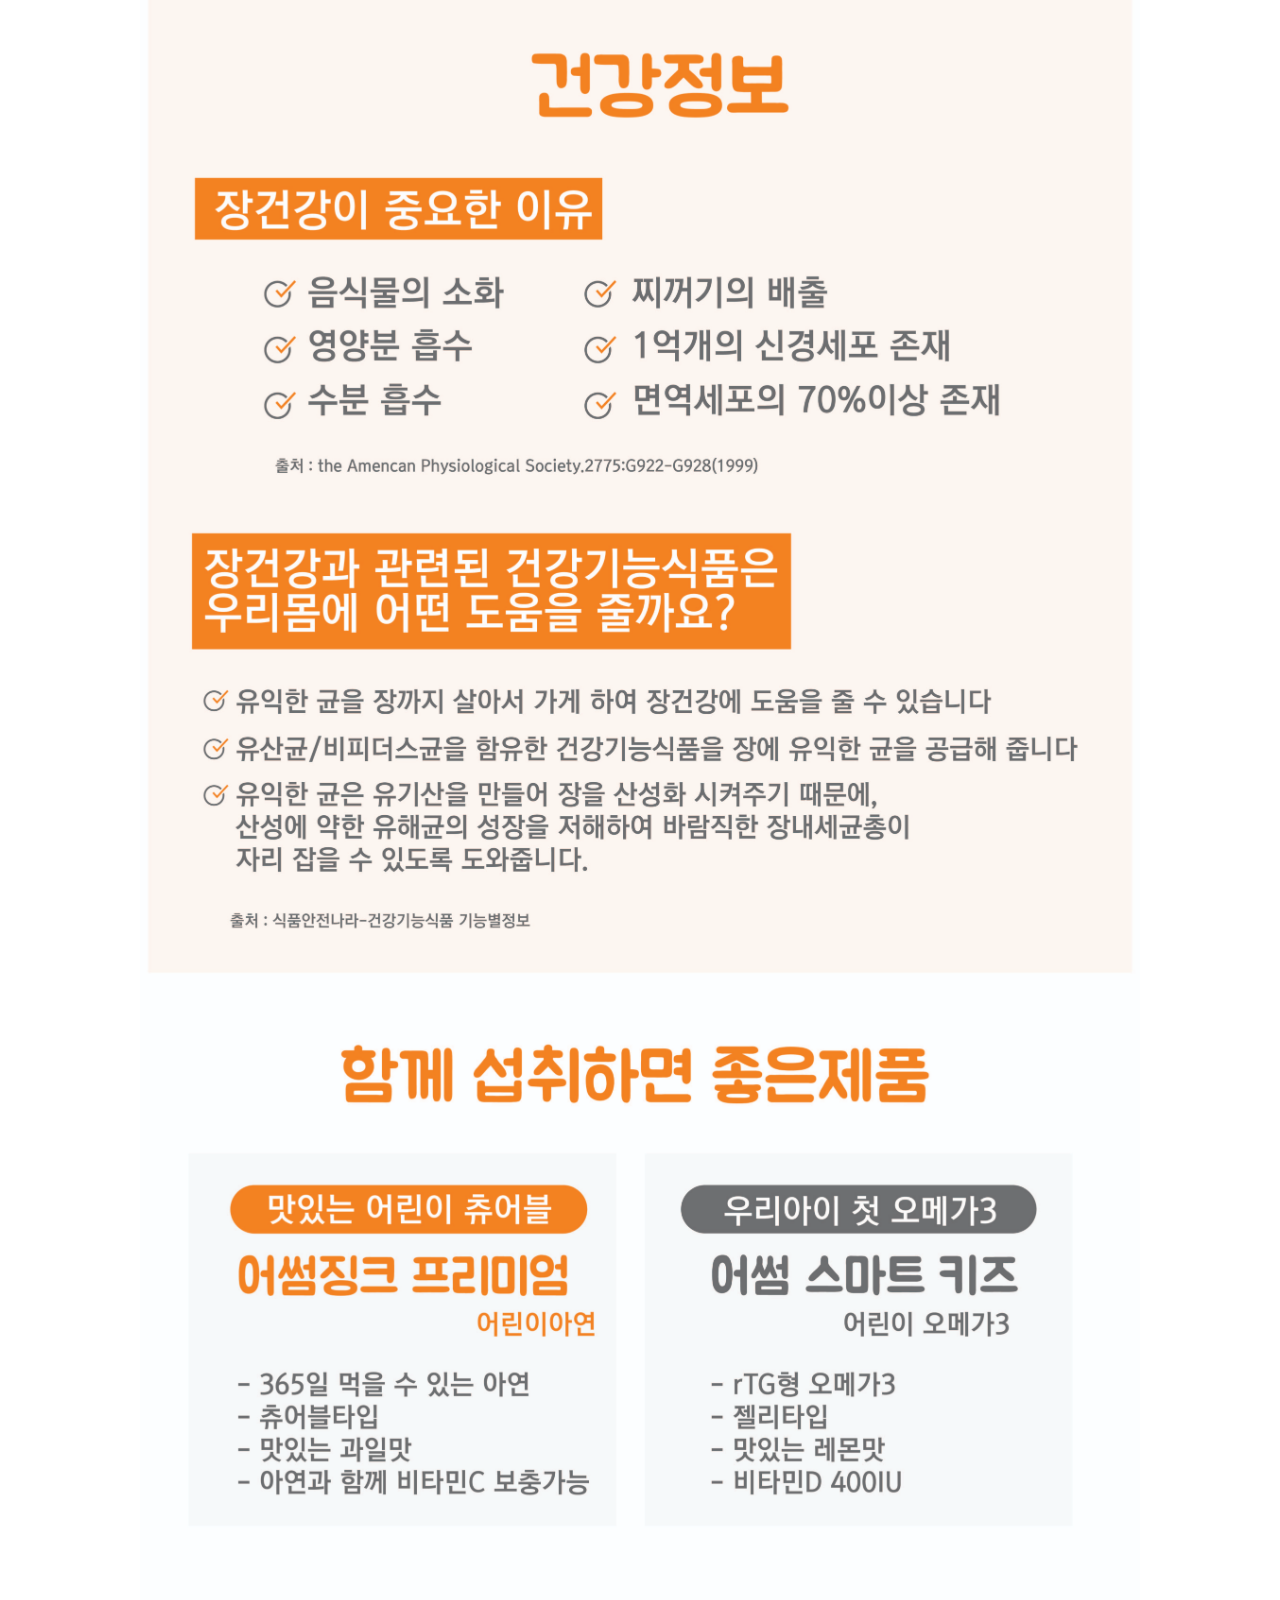
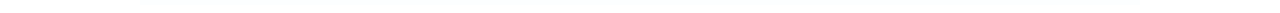
<file: graphic3.html>
<!DOCTYPE html PUBLIC "-//W3C//DTD XHTML 1.0 Transitional//EN" "http://www.w3.org/TR/xhtml1/DTD/xhtml1-transitional.dtd">
<html xmlns="http://www.w3.org/1999/xhtml">
<head>
<meta http-equiv="Content-Type" content="text/html; charset=utf-8" />
<title>무제 문서</title>
<style>
img{width:1000px;margin:auto;display:block;}
</style>
</head>


<body>
<img src="ruteri/ruteri1.jpg">
<img src="ruteri/ruteri2.jpg">
<img src="ruteri/ruteri3.jpg">

</body>
</html>
</file>
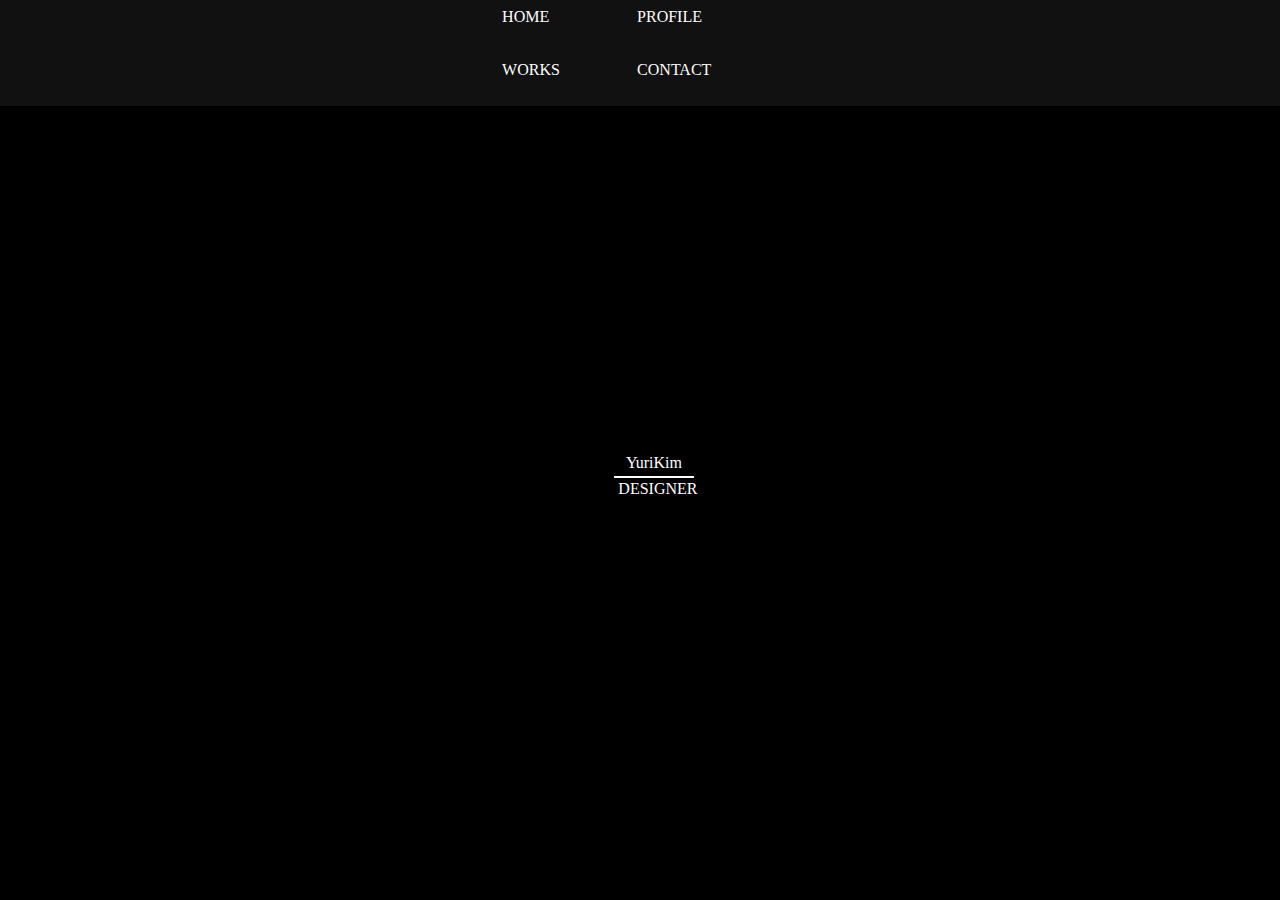
<file: index_main.html>
<!DOCTYPE html PUBLIC "-//W3C//DTD XHTML 1.0 Transitional//EN" "http://www.w3.org/TR/xhtml1/DTD/xhtml1-transitional.dtd">
<html xmlns="http://www.w3.org/1999/xhtml">
<head>
<meta http-equiv="Content-Type" content="text/html; charset=utf-8" />
<title>무제 문서</title>
<link href="style_main.css" rel="stylesheet"  type="text/css"/>
<script src="script_main.js" defer="defer" type="text/javascript"></script>
<script src="jquery-1.12.3.js" type="text/javascript"></script>
</head>

<body>
  <div id="wrap">
<section id="wrap1">

<div id="main">

  
<div class="main_text">
  
  <div class="home_text_wrap1"></div><p>YuriKim</p>
  <span class="text_bar"></span>
  <span class="home_text_wrap2"></span><p>DESIGNER</p>


</div>
</div>
</section>
<section id="wrap2">
  <div class="profile_wrap">

      <div class="profile_img">
        <img src="yuri.jpg">
      </div>
      <div class="profile_text">
안녕하세요.준비된 웹 디자이너 김유리 입니다.<br>
관심을 갖고 저의 포트폴리오 페이지를 방문해 주셔서 감사합니다.<br>
도전정신과 열정을 믿어주세요.
</div>
<div class="skills">
  <div class="skills_l">
    <div class="skills_list">Adobe Photoshop<div class="skills_box"><span class="skills_progress ph"></span></div></div>
    <div class="skills_list">Adobe Illustrator <div class="skills_box"><span class="skills_progress il"></span></div></div>
    <div class="skills_list">Adobe Indesign<div class="skills_box"><span class="skills_progress in"></span></div></div>
  </div>
  <div class="skills_r">
      <div class="skills_list">Html<div class="skills_box"><span class="skills_progress ht"></span></div></div>
      <div class="skills_list">Css<div class="skills_box"><span class="skills_progress cs"></span></div></div>
      <div class="skills_list">jQuery<div class="skills_box"><span class="skills_progress jq"></span></div></div>
      <div class="skills_list">Auto Cad<div class="skills_box"><span class="skills_progress au"></span></div></div>
    </div>

</div>

</div>
</section>








<section id="wrap3">
  <div class="black">

      <div class="box_text_pop_wrap a1">
          <div class="box_text_pop a1"><div class="pop_close">x</div>
            <span class="box_text_pop_l">
               <img src="mockup/mockup_da.jpg">

            </span>
            <span class="box_text_pop_r">
              
                <span class="box_text_pop_r_text">
                  <h1>편집디자인</h1>
                  <h3>작업기간 : ~ 2019-03</h3><br>
                  <br>
                  adobe photoshop illustrator indesign<br><br>
                  홍보전단, 배너, 현수막, 리플렛 작업물입니다.
                  
                  
                  </span>
                  <div class="viewmore"><a href="graphic1.html">VIEWMORE</a></div>
            </span>
          </div>
      </div>
      <div class="box_text_pop_wrap a2">
          <div class="box_text_pop a2"><div class="pop_close">x</div>
            <span class="box_text_pop_l">
               <img src="mockup/mockup_dwa.jpg">

            </span>
            <span class="box_text_pop_r">
              
                <span class="box_text_pop_r_text">
                  <h1>[상세페이지 디자인]드웰 도마살균기</h1>
                  <h3>작업기간 : 2019-10-20 ~ 2019-10-30</h3><br>
                  웹디자인<br>
                  adobe photoshop illustrator<br><br>
                  주방용품의 상세페이지 디자인 입니다.
                  
                  
                 
                  </span>
                  <div class="viewmore"><a href="graphic2.html">VIEWMORE</a></div>
            </span>
          </div>
      </div>
      <div class="box_text_pop_wrap a3">
          <div class="box_text_pop a3"><div class="pop_close">x</div>
            <span class="box_text_pop_l">
               <img src="mockup/mockup_ra.jpg">

            </span>
            <span class="box_text_pop_r">
              
                <span class="box_text_pop_r_text">


                    <h1>[상세페이지 디자인]어썸 루테리 드롭스</h1>
                    <h3>작업기간 : 2019-11-04 ~ 2019-11-08</h3><br>
                    웹디자인<br>
                    adobe photoshop illustrator<br><br>
                    상세페이지를 디자인 하였습니다.
                    
                  
                  </span>
                  <div class="viewmore"><a href="graphic3.html">VIEWMORE</a></div>
            </span>
          </div>
      </div>
      <div class="box_text_pop_wrap a4">
          <div class="box_text_pop a4"><div class="pop_close">x</div>
            <span class="box_text_pop_l">
               <img src="mockup/mockup_sa.jpg">

            </span>
            <span class="box_text_pop_r">
              
                <span class="box_text_pop_r_text">
                    <h1>[웹페이지]H&S BRIDAL</h1>
                    <h3>작업기간 : 2019-11-15 ~ 2019-11-20</h3><br>
                    웹디자인+퍼블리싱<br>
                    adobe photoshop illustrator
                  html css jquery<br><br>
                  웨딩관련 사이트를 리뉴얼 한 페이지 입니다.


                  </span>
                  <div class="viewmore"><a href="3/index_s.html">VIEWMORE</a></div>
            </span>
          </div>
      </div>
      <div class="box_text_pop_wrap a5">
          <div class="box_text_pop a5"><div class="pop_close">x</div>
            <span class="box_text_pop_l">
               <img src="mockup/mockup_ga.jpg">

            </span>
            <span class="box_text_pop_r">
              
                <span class="box_text_pop_r_text">
                    <h1>[웹페이지]광주광역시 농업기술센터</h1>
                    <h3>작업기간 : 2019-11-20 ~ 2019-11-25</h3><br>
                    웹디자인+퍼블리싱<br>
                    adobe photoshop illustrator
                  html css jquery<br><br>
                  공공기관의 사이트를 리뉴얼 한 페이지 입니다.




                  
                  </span>
                  <div class="viewmore"><a href="광주/index_g.html">VIEWMORE</a></div>
            </span>
          </div>
      </div>
      <div class="box_text_pop_wrap a7">
          <div class="box_text_pop a7"><div class="pop_close">x</div>
            <span class="box_text_pop_l">
               <img src="mockup/mockup_ma.jpg">

            </span>
            <span class="box_text_pop_r">
              
                <span class="box_text_pop_r_text">

                    <h1>[웹페이지]뮤지컬 아이다</h1>
                    <h3>작업기간 : 2019-11-29 ~ 2019-12-05</h3><br>
                    웹디자인+퍼블리싱<br>
                    adobe photoshop illustrator
                  html css jquery<br><br>
                  뮤지컬 아이다의 공연사이트를 제작해 보았습니다.

                  
                  </span>
                  <div class="viewmore"><a href="musical/index_m.html">VIEWMORE</a></div>
            </span>
          </div>
      </div>
      <div class="box_text_pop_wrap a10">
          <div class="box_text_pop a10"><div class="pop_close">x</div>
            <span class="box_text_pop_l">
               <img src="mockup/mockup_na.jpg">

            </span>
            <span class="box_text_pop_r">
              
                <span class="box_text_pop_r_text">

                    <h1>[사이트 카피]네이버</h1>
                    <h3>작업기간 : 2019-11-07 ~ 2019-11-14</h3><br>
                    퍼블리싱<br>
                    html css jquery<br><br>
                    네이버 페이지를 



                 
                  </span>
                  <div class="viewmore"><a href="naver/index_naver.html">VIEWMORE</a></div>
            </span>
          </div>
      </div>

  </div>













  
    <div class="box">
      

          <span class="box_text a1">
            
              

              <span class="box_text_span t"></span>
              <span class="box_text_span r"></span>
              <span class="box_text_span b"></span>
              <span class="box_text_span l"></span>
              <div class="box_text_fixed">
              
                  <a href="#">[편집디자인]</a></div>

                  

                </span>  
                
                <div class="box_s aa1"><div class="box_pic"></div></div>
          <span class="box_text a2">
              
              <span class="box_text_span t"></span>
              <span class="box_text_span r"></span>
              <span class="box_text_span b"></span>
              <span class="box_text_span l"></span>
              <div class="box_text_fixed"><a href="#">[상세페이지디자인]<br>드웰도마살균기</a></div></span>  <div class="box_s aa2"><div class="box_pic"></div><img src="s_icon_dw.png"></div>
        
            <span class="box_text a3">
         
                <span class="box_text_span t"></span>
                <span class="box_text_span r"></span>
                <span class="box_text_span b"></span>
                <span class="box_text_span l"></span>
              <div class="box_text_fixed"><a href="#">[상세페이지디자인]<br>어썸루테리D드롭스</a></div></span><div class="box_s aa3"><div class="box_pic"></div><img src="s_icon_r.png"></div>
            <span class="box_text a4">

              
                <span class="box_text_span t"></span>
                <span class="box_text_span r"></span>
                <span class="box_text_span b"></span>
                <span class="box_text_span l"></span>
                <div class="box_text_fixed"><a href="#">[웹디자인]<br>H&S BRIDE</a></div></span><div class="box_s aa4"><div class="box_pic"></div><img src="s_icon_s.png"></div>
     
        
    
            <span class="box_text a5">
               
                <span class="box_text_span t"></span>
                <span class="box_text_span r"></span>
                <span class="box_text_span b"></span>
                <span class="box_text_span l"></span>
                <div class="box_text_fixed"><a href="#">[웹디자인]<br>광주농업기술센터</a></div></span><div class="box_s aa5"><div class="box_pic"></div><img src="s_icon_g.png"></div>
        
  
                <span class="box_text a7">
                   
                        
                          
                    <span class="box_text_span t"></span>
                    <span class="box_text_span r"></span>
                    <span class="box_text_span b"></span>
                    <span class="box_text_span l"></span>
                    <div class="box_text_fixed"><a href="#">[웹디자인]<br>뮤지컬 아이다</a></div></span><div class="box_s aa7"><div class="box_pic"></div><img src="s_icon_m.png"></div>

              <span class="box_text a10">
                  
                  <span class="box_text_span t"></span>
                  <span class="box_text_span r"></span>
                  <span class="box_text_span b"></span>
                  <span class="box_text_span l"></span>
                  <div class="box_text_fixed"><a href="#">[사이트카피]<br>NAVER</a></div></span><div class="box_s aa10"><div class="box_pic"></div><img src="s_icon_n.png"></div>
           
            
        
    </div>
    






</section>



<div class="contents">
    <ul class="main_menu">
          
      <li class="home"><a href="#">HOME</a></li>
      <li class="profile"><a href="#">PROFILE</a></li>
      <li class="works"><a href="#">WORKS</a></li>
      <li class="contact"><a href="#">CONTACT</a></li>
      <span class="menu_span"></span>
  </ul>
  
  </div>

  <div class="main_img"></div>





<section id="wrap4">
  <div class="icons">
    <div class="icon"><img src="icon_page.svg"><div class="icon_text">https://eye215.github.io/yuri/</div></div>
    <div class="icon"><img src="icon_number.svg"><div class="icon_text">010-9297-4813</div></div>
    <div class="icon"><img src="icon_email3.svg"><div class="icon_text">eye215@naver.com</div></div>


  </div>

</section>

</div>

</body>
</html>
</file>
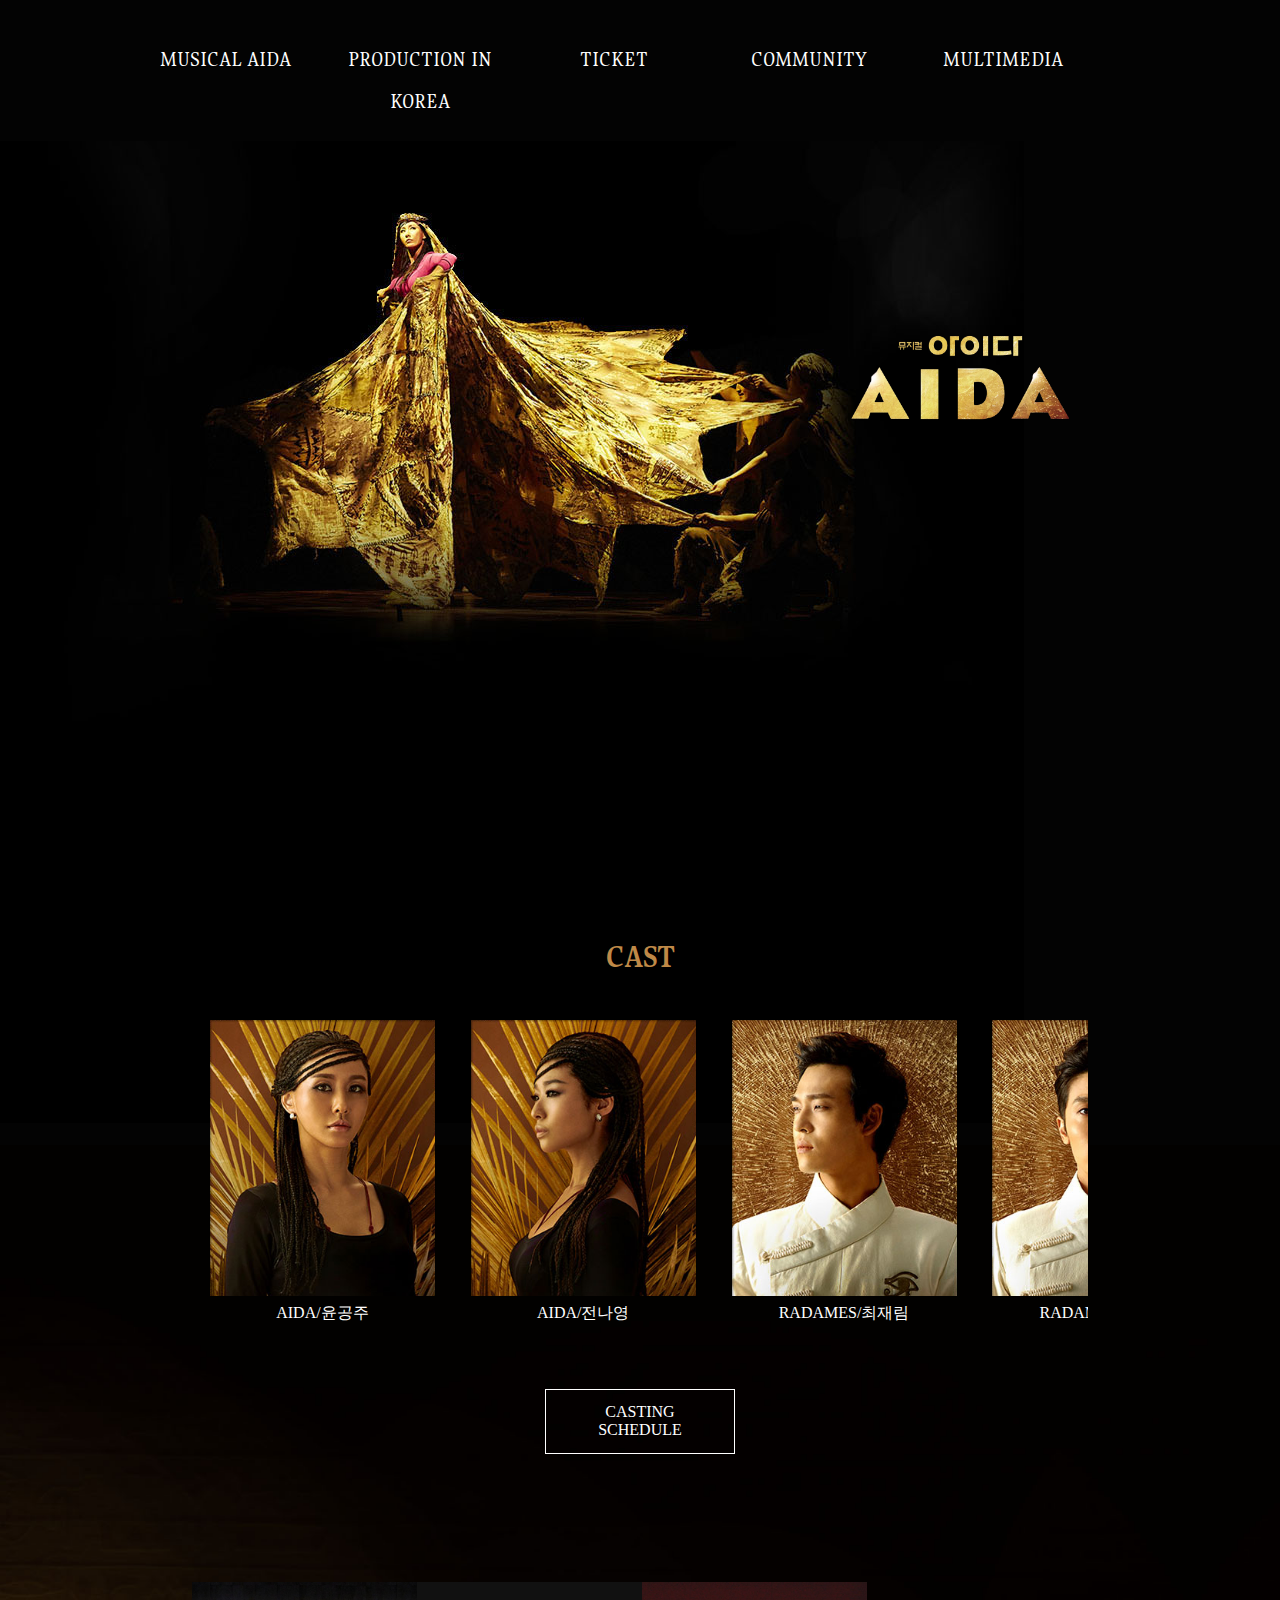
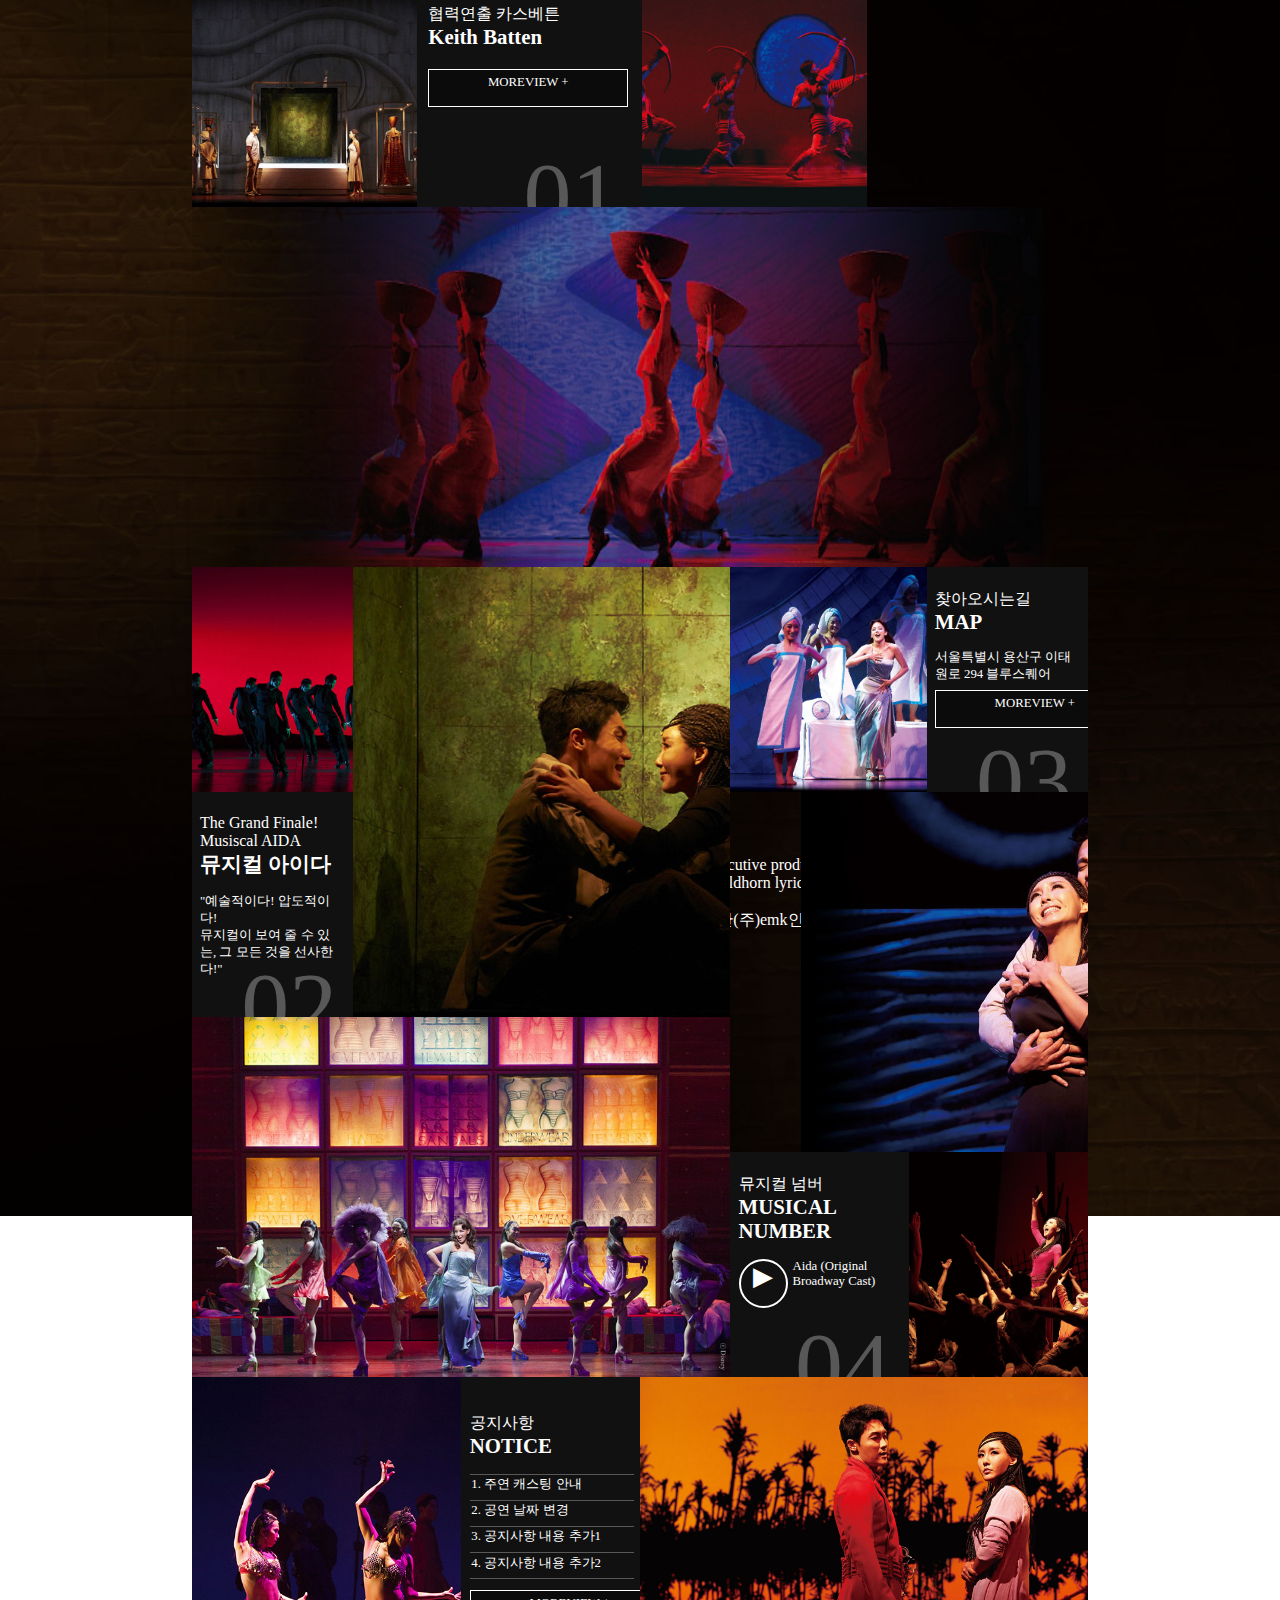
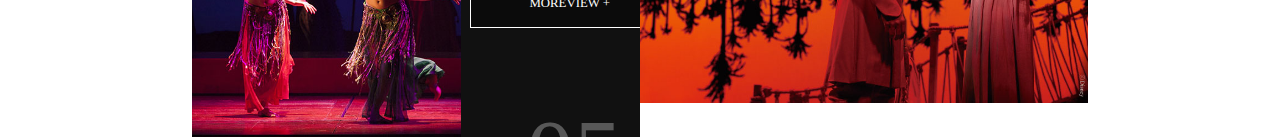
<file: musical/index_m.html>
<!DOCTYPE html PUBLIC "-//W3C//DTD XHTML 1.0 Transitional//EN" "http://www.w3.org/TR/xhtml1/DTD/xhtml1-transitional.dtd">
<html xmlns="http://www.w3.org/1999/xhtml">
<head>
<meta http-equiv="Content-Type" content="text/html; charset=utf-8" />
<title>무제 문서</title>
<link href="style_m.css" rel="stylesheet"  type="text/css"/>
<link href="https://fonts.googleapis.com/css?family=Calistoga|Dosis|Fjalla+One|Gupter|Nanum+Gothic+Coding|Noto+Sans+KR|Solway|Song+Myung&display=swap" rel="stylesheet">
<script src="script_m.js" defer="defer" type="text/javascript"></script>
<script src="jquery-1.12.3.js" type="text/javascript"></script>
</head>

<body>
<div id="bg_wrap">
    <span class="bg_top"></span>
     <div class="bg_img"><img src="bg4.jpg"><img src="bg7.jpg"></div>


<div id="wrap">
        
    <header>
        <div class="main_text">
            <div class="main_img"><img src="logo_4.png"></div>
        <span class="main_date">2019.12.24~2020.02.22<br>BLUE SQUARE 인터파크홀</span></div>
        
        <nav>
            <div class="nav_bg"></div>
            <ul class="main_nav">
                <li><a href="#">MUSICAL AIDA</a><span class="nav_bar"></span>
                    
                    <ul class="sub_nav">
                            <li><a href="#">ABOUT AIDA</a></li>
                            <li><a href="#">SYNOPSIS</a></li>
                            <li><a href="#">PRESS REVIEW</a></li>
                            <li><a href="#">AUTHORS</a></li>
                    </ul>
                </li>
                <li><a href="#">PRODUCTION IN KOREA</a><span class="nav_bar"></span>
                    
                    <ul class="sub_nav">
                            <li><a href="#">AIDA IN KOREA</a></li>
                            <li><a href="#">CHARACTER & CAST</a></li>
                            <li><a href="#">CREATIVE TEAM</a></li>
                            <li><a href="#">PRODUCTION & PARTNERS</a></li>
                    </ul>
                </li>
                <li><a href="#">TICKET</a><span class="nav_bar"></span>
                   
                    <ul class="sub_nav">
                            <li><a href="#">BOOKING</a></li>
                           
                    </ul>
                </li>
                <li><a href="#">COMMUNITY</a><span class="nav_bar"></span>
                  
                    <ul class="sub_nav">
                            <li><a href="#">NOTICE</a></li>
                            <li><a href="#">NEWS & REVIEW</a></li>
                    </ul>
                </li>
                <li><a href="#">MULTIMEDIA</a><span class="nav_bar"></span>
                  
                    <ul class="sub_nav">
                            <li><a href="#">PHOTO</a></li>
                            <li><a href="#">VIDEO</a></li>
                            <li><a href="#">MUSICAL NUMBER</a></li>
                    </ul>
                </li>
                
            </ul>
        </nav>
    </header>




<section>
    <div class="cast_title"><h1>CAST</h1></div>
    <div class="LR_button">
            <div class="L_button"><span class="L_button_text"><a class="L_button_a" >◀</a></span></div>
            <div class="R_button"><span class="R_button_text"><a class="R_button_a" >▶</a></span></div>
        </div>
        
    <div class="cast_slide_wrap">
            
       
        <div class="cast_icons">
            
            <div class="cast_icon">
                    <span class="cast_icon_span t"></span>
                    <span class="cast_icon_span r"></span>
                    <span class="cast_icon_span b"></span>
                    <span class="cast_icon_span l"></span>
                <div class="cast_pic"><img src="cast1.png"></div>
                <div class="cast_date">AIDA/윤공주</div>
            </div>
            <div class="cast_icon">
                    <span class="cast_icon_span t"></span>
                    <span class="cast_icon_span r"></span>
                    <span class="cast_icon_span b"></span>
                    <span class="cast_icon_span l"></span>
                <div class="cast_pic"><img src="cast2.png"></div>
                <div class="cast_date">AIDA/전나영</div>
            </div>
            <div class="cast_icon">
                    <span class="cast_icon_span t"></span>
                    <span class="cast_icon_span r"></span>
                    <span class="cast_icon_span b"></span>
                    <span class="cast_icon_span l"></span>
                <div class="cast_pic"><img src="cast3.png"></div>
                <div class="cast_date">RADAMES/최재림</div>
            </div>    
            <div class="cast_icon">
                    <span class="cast_icon_span t"></span>
                    <span class="cast_icon_span r"></span>
                    <span class="cast_icon_span b"></span>
                    <span class="cast_icon_span l"></span>
                <div class="cast_pic"><img src="cast4.png"></div>
                <div class="cast_date">RADAMES/김우형</div>
            </div>
            <div class="cast_icon">
                    <span class="cast_icon_span t"></span>
                    <span class="cast_icon_span r"></span>
                    <span class="cast_icon_span b"></span>
                    <span class="cast_icon_span l"></span>
                <div class="cast_pic"><img src="cast5.png"></div>
                <div class="cast_date">AMNERIS/아이비</div>
            </div>
            <div class="cast_icon">
                    <span class="cast_icon_span t"></span>
                    <span class="cast_icon_span r"></span>
                    <span class="cast_icon_span b"></span>
                    <span class="cast_icon_span l"></span>
                <div class="cast_pic"><img src="cast6.png"></div>
                <div class="cast_date">AMNERIS/정선아</div>
            </div>    
            <div class="cast_icon">
                    <span class="cast_icon_span t"></span>
                    <span class="cast_icon_span r"></span>
                    <span class="cast_icon_span b"></span>
                    <span class="cast_icon_span l"></span>
                    <div class="cast_pic"><img src="cast7.png"></div>
                    <div class="cast_date">ZOSER/박성환</div>
                </div>    
            <div class="cast_icon">
                    <span class="cast_icon_span t"></span>
                    <span class="cast_icon_span r"></span>
                    <span class="cast_icon_span b"></span>
                    <span class="cast_icon_span l"></span>
                <div class="cast_pic"><img src="cast8.png"></div>
                <div class="cast_date">ZOSER/박송권</div>
            </div>    
            <div class="cast_icon">
                    <span class="cast_icon_span t"></span>
                    <span class="cast_icon_span r"></span>
                    <span class="cast_icon_span b"></span>
                    <span class="cast_icon_span l"></span>
                    <div class="cast_pic"><img src="cast9.png"></div>
                    <div class="cast_date">MEREB/유승엽</div>
                </div>        

        </div>
    </div>  
    <div class="schedule_button">
        <span class="schedule_button_span t"></span>
        <span class="schedule_button_span r"></span>
        <span class="schedule_button_span b"></span>
        <span class="schedule_button_span l"></span>
        <a href="#">CASTING SCHEDULE</a></div>
    <div class="schedule_pop">
        <img src="schedule.jpg">
    <div class="pop_close">
            <div class="pop_close_text">
            <span class="pop_close_span t"></span>
            <span class="pop_close_span r"></span>
            <span class="pop_close_span b"></span>
            <span class="pop_close_span l"></span>
        
        CLOSE</div></div>
    
    </div>
</section>



<section>
    <div id="cube_wrap">
        <div class="cube_big a">
                <div class="cube_a top">
                     <div class="cube_a_t a"><img src="pic1.jpg">
                        <div class="pic_text"><div class="pic_text_a">SYNOPSIS</div></div>
                    </div>
                     <div class="cube_a_t b box">
                         <div class="cube_text">
                            <div class="sub_title">협력연출 카스베튼</div> 
                            <div class="main_title">Keith Batten</div>
                            <div class="moreview">
                                    <span class="moreview_span t"></span>
                                    <span class="moreview_span r"></span>
                                    <span class="moreview_span b"></span>
                                    <span class="moreview_span l"></span>
                                
                                MOREVIEW +</div></div>
                            <span class="number">01</span>
                         
                     </div>
                     <div class="cube_a_t c"><img src="pic2.jpg"><div class="pic_text"><div class="pic_text_a">TICKETS</div></div></div>
                </div>
                <div class="cube_a bottom"><img src="pic10_2.png"><div class="pic_text"><div class="pic_text_a">ABOUT AIDA</div></div></div>
        </div>
        <div class="cube_big b">
            <div class="cube_b top">
                 <div class="cube_b_t a"><img src="pic4.jpg"><div class="pic_text"><div class="pic_text_a">ABOUT<br>SEENSEE</div></div></div>
                 <div class="cube_b_t c_big"><img src="pic11.jpg"><div class="pic_text"><div class="pic_text_a">PRESS REVIEW</div></div></div>
                 <div class="cube_b_t b box"><div class="cube_text">
                        <div class="sub_title">The Grand Finale! Musiscal AIDA</div> 
                        <div class="main_title">뮤지컬 아이다</div>
                        <div class="box_text">"예술적이다! 압도적이다!<br>뮤지컬이 보여 줄 수 있는, 그 모든 것을 선사한다!"</div> </div>
                        <span class="number">02</span>
                     
                 </div>
                
            </div>
            <div class="cube_b bottom"><img src="pic6.jpg"><div class="pic_text"><div class="pic_text_a">AIDA IN KOREA</div></div></div>
                
    </div>
    <div class="cube_big c">
        <div class="cube_c top">
             <div class="cube_c_t a"><img src="pic7.jpg"><div class="pic_text"><div class="pic_text_a">CREATIVE TEAM</div></div></div>
             <div class="cube_c_t b box"><div class="cube_text">
                    <div class="sub_title">찾아오시는길</div> 
                    <div class="main_title">MAP</div>
                    <div class="box_text">서울특별시 용산구 이태원로 294 블루스퀘어</div>
                    <div class="moreview">
                            <span class="moreview_span t"></span>
                            <span class="moreview_span r"></span>
                            <span class="moreview_span b"></span>
                            <span class="moreview_span l"></span>
                        
                        
                        MOREVIEW +</div>
                </div>
                    <span class="number">03</span>
                 
             </div>
        </div>
        <div class="cube_c mid"><img src="pic8.jpg"><div class="pic_text"><div class="pic_text_a">NOTICE</div></div></div>
        <div class="cube_c bottom a box"><div class="cube_text">
                <div class="sub_title">뮤지컬 넘버</div> 
                <div class="main_title">MUSICAL NUMBER</div>
                <div class="box_text"><div class="soundtrack_wrap">
                    <div class="soundtrack">
                     <a href="https://www.youtube.com/watch?v=HzFdFQ7dUt0&list=PL0F9508D5117C672E">▶</a></div>
                     Aida (Original Broadway Cast)</div></div>
                
            </div>
                <span class="number">04</span>
             
         </div>
        <div class="cube_c bottom b"><img src="pic9.jpg"><div class="pic_text"><div class="pic_text_a">NEWS</div></div></div>
    </div>




    <div class="cube_big d">
             <div class="cube_d_t a"><img src="pic12.jpg"><div class="pic_text"><div class="pic_text_a">MULTIMEDIA</div></div></div>
             <div class="cube_d_t b box"><div class="cube_text">
                    <div class="sub_title">공지사항</div> 
                    <div class="main_title">NOTICE</div>
                    <div class="box_text list">1. 주연 캐스팅 안내</div>
                    <div class="box_text list">2. 공연 날짜 변경</div>
                    <div class="box_text list">3. 공지사항 내용 추가1</div>
                    <div class="box_text list">4. 공지사항 내용 추가2</div>
                    <div class="box_text list"> </div>
                    <div class="moreview">
                            <span class="moreview_span t"></span>
                            <span class="moreview_span r"></span>
                            <span class="moreview_span b"></span>
                            <span class="moreview_span l"></span>
                        
                        
                        MOREVIEW +</div>
                </div>
                    <span class="number">05</span>
                 
             </div>
             <div class="cube_d_t c"><img src="pic5.jpg"><div class="pic_text"><div class="pic_text_a">CHARACTER & CAST
                </div></div></div>
        
    </div>
        


    </div>

</section>


</div>

<div class="clear"></div>


<footer>
        <div class="ft">
        Based on the nocel the man who laughs by victor hugo / executive producer eum hong hyeon <br>
        bool and directed by robert johanson / music by frank wildhorn lyrics by jack murphy<br><br>
        
        제작(주)em뮤지컬컴퍼니 주최(주)카카오 주관(주)emk인터내셔널
    </div>
        </footer>
</div>

    
</body>

</html>
</file>
<file: style_main.css>
@charset "utf-8";
/* CSS Document */

*{
	list-style-type:none;
	margin:0;
}

a{
	text-decoration:none;
	color:inherit;
}

#wrap{
	width: 100%;
	margin:auto;
	position: relative;
	z-index:1;
	height:100vh;
	top:0;
}
section{width:100%;height:100vh;position: absolute;z-index: 1;top:-100%;}
#wrap1{top:0; }
#wrap1>#main{
	position: absolute;
	z-index:1;
	width: 100%;
	height:100%;
}

#wrap>.contents{
	position: fixed;
	z-index:8;
	width:100%;
	
	background-color:#111;
}
#wrap>.main_img{
	height:100%;
	position: absolute;
	overflow:hidden;
	z-index:0;
	top:0;
    width:100%;
    background-color:black;
}
	
#wrap .main_img>img{
	position: absolute;
	height:100%;
	z-index:0;
}


.main_menu{
	width:31%;
	z-index:4;
	overflow: hidden;
	margin:auto;
	position: relative;
	
}
.main_menu>li{
	position: relative;
	float:left;
	padding-top:2%;
	width:15vh;
	height:5vh;
	
	text-align: center;
	z-index:3;
}


.main_menu>li>a{
	position: absolute;
	left:50%;
	margin-left:-20%;
	color:white;
}
.main_menu>.menu_span{
    background-color:white;
    bottom:0;
	left:-100%;
	width:20%;
	height:.5vh;
	position: absolute;
	z-index:0;
}






#main>.main_text{
	position:absolute;
	top:50%;
	left:48%;
	text-align: center;
	z-index:10;
	color:white;
	
}
.main_text>p{
	color:white;
	padding:5%;
}

.main_text>.home_text_wrap1{
	position: absolute;
	overflow: hidden;
	width:5vh;height:3vh;
	z-index:11;
	top:0%;
	left:-100%;
	
	background-color:black;
	background-attachment:fixed;
	background-size:auto 100vh;
	background-position-x:left;
	background-position-y:top;



}
.main_text>.home_text_wrap2{
	position: absolute;
	overflow: hidden;
	width:5vh;height:3vh;
	z-index:11;
	bottom:0%;
	left:-100%;
	
    background-color:black;	background-attachment:fixed;
	background-size:auto 100vh;
	background-position-x:left;
	background-position-y:top;



}



#wrap2{position: absolute;top:-100%;height:100vh;float:left;width:100%;overflow: hidden;z-index:3;}
.profile_wrap{color:white;position: absolute;height:50%;width:40%;top:25%;left:32%;}
.profile_img{height:70%;float:left;width:30%;position: relative;overflow: hidden;}
.profile_img>img{position: absolute;width:100%;}
.profile_text{float:right;width:60%;}
.skills{position: absolute;bottom:0;width:100%;}

.skills_l{width:45%;float:left;}
.skills_r{width:45%;float:right;}

.skills_list{padding:2%;}
.skills_box{width:40%;height:1vh;border:.1px solid white;float:right;position: relative;overflow: hidden;}
.skills_progress{background-color:white;width:100%;height:100%;position: absolute;left:-100%;}

.skills_progress.ph{background-color:white;width:80%;height:100%;}
.skills_progress.il{background-color:white;width:70%;height:100%;}
.skills_progress.in{background-color:white;width:90%;height:100%;}
.skills_progress.ht{background-color:white;width:70%;height:100%;}
.skills_progress.cs{background-color:white;width:80%;height:100%;}
.skills_progress.jq{background-color:white;width:40%;height:100%;}
.skills_progress.au{background-color:white;width:20%;height:100%;}

/*
<div class="skills_l">
    <label>adobe photoshop</label> <meter vlaue="80" max="100"min="0"></meter><br>
    <label>adobe illustrator</label><meter vlaue="70" max="100"min="0"></meter><br>
    <label>adobe indesign</label><meter vlaue="90" max="100"min="0"></meter>
  </div>
  <div class="skills_r">
    <label>html</label><meter vlaue="70" max="100"min="0"></meter><br>
    <label>css</label><meter vlaue="80" max="100"min="0"></meter><br>
    <label>jquery</label><meter vlaue="40" max="100"min="0"></meter><br>
    <label>auto cad</label><meter vlaue="20" max="100"min="0"></meter>
  </div>

*/

.text_bar{height:.2vh;background-color:white;width:100%;position: absolute;left:0;}



#wrap3{position: absolute;top:-100%;height:100vh;float:left;width:100%;overflow: hidden;z-index:3;}

#wrap3>.box{
	
	position: absolute;
	z-index:8;
	
	width:100%;
	height:80%;
	overflow: hidden;
	top:50%;
	margin-top:-20%;
	
}


.box_text{z-index:9;overflow:hidden;padding:7vh 0;text-align:center;position: absolute;width:25vh;height:7vh;color:white;}
.box_text>a{width:100%;height:100%;}
.box_text.a1{top:41%;left:32%;}
.box_text.a2{top:13%;left:59%;}
.box_text.a3{top:41%;left:45%;}
.box_text.a4{top:69%;left:45%;}
.box_text.a5{top:13%;left:45%;}
.box_text.a1>.box_text_fixed>a{color:inherit;text-decoration: underline;text-decoration-color:transparent;}
.box_text.a1:hover>.box_text_fixed>a{text-decoration: underline;text-decoration-color:white;}

.box_text.a7{left:59%;top:69%;z-index:9;}
.box_text.a10{left:59%;top:41%;z-index:9;}

.box_text>.box_text_span{position: absolute;z-index: 9;width:25vh;height:7vh;}

.black{width:100%;height:100%;position:fixed;top:0;left:-100%;background-color:rgba(0,0,0,0.9);z-index:10;}
.box_text_pop_wrap{position: absolute;left:-100%;top:0;width:100%;height:100vh;
	z-index:10 !important;background-color:rgba(0,0,0,0.9);}
.box_text_pop_wrap>.box_text_pop{width:70%;height:60%;margin:20vh 30vh;position: absolute;z-index:10;border:1px solid white;}
.box_text_pop_l{background-color:rgba(0,0,0,0.9);width:50%;height:100%;left:0;position: absolute;overflow: hidden;z-index:10;}
.box_text_pop_l>img{position: absolute;left:0;top:0;height:100%;z-index:10;}
.box_text_pop_r{background-color:rgba(0,0,0,0.9);width:45%;height:80%;top:5%;position: absolute;right:0;z-index:10;overflow: hidden;
color:white;text-align: left;}


.pop_close{float:right;font:2em;width:3vh;height:3vh;color:white;cursor:pointer;}
.viewmore{cursor:pointer;width:50%; height:12%;border:1px solid white;font-size:1em;text-align: center;line-height: 250%;position: absolute;bottom:0%;}

.box_text>.box_text_span.t{background-color:white;top:0;left:-100%;width:100%;height:.1vh;}
.box_text>.box_text_span.r{background-color:white;top:-100%;right:0;width:.1vh;height:100%;}
.box_text>.box_text_span.b{background-color:white;bottom:0;left:100%;width:100%;height:.1vh;}
.box_text>.box_text_span.l{background-color:white;top:100%;left:0;width:.1vh;height:100%;}

.box_text_fixed{width:100%; height:100%;position: absolute;z-index:8;}

.box_s>.box_pic{width:100%;height:100%;background-color:rgba(0,0,0,0.8);position: absolute;}

.box_s{width:22vh;height:16vh;z-index:3;position: absolute;overflow: hidden;top:0;left:0;}
.box_s.aa1{top:42%;left:-100%;width:25vh;height:21vh;}
.box_s.aa2{top:-100%;left:60%;}
.box_s.aa3{top:100%;left:46%;}
.box_s.aa4{top:74%;left:-100%;}
.box_s.aa5{top:-100%;left:46%;}

.box_s.aa7{left:60%;top:100%;}

.box_s.aa10{left:100%;top:47%;}

.box_s>img{width:100%;position: absolute;z-index:5;}
.box_s.aa7>img{top:5%;}
.box_s.aa1>img{width:auto;height:100%;opacity: 0;}

#wrap4>.icons{width:50%;height:50vh;margin:20% auto 0 auto;}
.icon{width:33.3%;float:left;text-align: center;}
.icon>img{width:60%;margin:auto; }
.icon_text{color:WHITE;text-align: center;width:100%;margin-top:10%;}
</file>
<file: musical/style_m.css>
a{
    color:inherit;
    text-decoration: none;
}
*{list-style-type: none;color:white;margin:0;padding:0;}
.clear{clear:both;}
header{width:100%;height:90vh;position: relative;left:0;}
#bg_wrap{
    width:100%;
    height:220vw;
    position: relative;
    z-index:1;
    background-color:#030303;

}

/* 메인메뉴 */
header>nav{position: absolute;width:100%;margin-top:3%;font-family: 'Gupter', serif;}
nav>.main_nav{
    position: relative;
    margin:auto;
    width:80%;
    border-top:1px solid transparent;
}
.nav_bg{width:100%;height:35vh;position: absolute;
    top:-10%;background-color:rgba(0,0,0,0.8);display:none;}
.main_nav>li{
    float:left;
    width:19%;
    height:30vh;
    text-align: center;
    color:white;
    position: relative;
    font-size:1.3em;
    float:left;
   line-height: 200%;
   overflow:hidden;
}
nav>.main_nav:hover{
border-top:1px solid #bf8947;
}

.nav_bar{width:100%;border-top:3px solid #bf8947;float:left;left:-100%;top:0%;position: absolute;}
.main_nav>li>.sub_nav{height:30vh;font-size:.7em;position: absolute;text-align: center;width:100%;left:0%;top:20%;display:none;}

.sub_nav>li{
    left:0;z-index:2;
    height:6vh;
    position: relative;
}
.sub_nav>li:hover{
    color:#bf8947;
}
/* 배경이미지 */
#bg_wrap>.bg_img{
    width:100%;
    height:100%;
    position: absolute;
    z-index:0;
    overflow: hidden;
    background-color:#030303;
}
.bg_top{width:100%;height:100%;position: absolute;z-index:2;}
.bg_img>img:first-child{
    width:80%;
    position: absolute;
    top:5%;
}

.bg_img>img:nth-child(2){
    width:100%;
    position: absolute;
    bottom:0%;
}
/* 이름/장소/시간 */
.main_text{
    font-family: 'Gupter', serif;
    position: absolute;
    width:20%;
    height:25%;
    left:65%;
    top:40%;
    
}
.main_img{
    float:left;
    position: relative;
    width:100%;
    height:70%;
    
}
.main_img>img{
    position: absolute;width: 100%;
}
.main_date{
    display:none;
float:left;
    width:100%;
    color:linear-gradient(left,#d7b94d,#bf8947);
    color:-o-linear-gradient(left,#d7b94d,#bf8947);
    color:-webkit-linear-gradient(left,#d7b94d,#bf8947);
    color:-moz-linear-gradient(left,#d7b94d,#bf8947);
    font-size:.8em;
    text-align: center;
}
#bg_wrap>#wrap{
    position: absolute;
    width:100%;
    height:100%;
    z-index:3;
    top:0;
}
#bg_wrap>footer{
    position: absolute;
    width:100%;
    height:40vh;
    bottom:0;
    z-index:2;
}

/* contents */
section{width:70%;margin:10% auto;}

section:nth-child(1){width:70%;margin:20% auto;}

/*cast*/
.cast_slide_wrap{width:100%;position: relative;height:40vh;overflow: hidden;z-index:10;}
.cast_title{text-align: center;margin:3% 0;font-family: 'Gupter', serif;color:#bf8947;}
.cast_title>h1{color:inherit;}

/*cast_button*/
.LR_button{position: absolute;width:80%;font-size:1em;height:40vh;left:10%;opacity:0;}
.L_button{float:left;background-color:rgba(255,255,255,0.1);height:100%;position: relative;width:3%;z-index:10;}
.R_button{float:right;background-color:rgba(255,255,255,0.1);height:100%;position: relative;width:3%;z-index:10;}
.L_button_a{margin:20% 0;}
.R_button_a{margin-top:50%;}
.L_button_text{position:absolute;top:45%;z-index:10;margin-left:20%;}
.R_button_text{position:absolute;top:45%;right:0;z-index:10;margin-right:20%;}



/*cast_slide*/

.cast_icons{height:95%;width:200%;position: absolute;}
.cast_icon{cursor:pointer;height:95%;width:25vh;float:left;margin:1%;position: relative;overflow: hidden;}
.cast_icon:hover .cast_date{color:#bf8947;}

.cast_icon_span{background-color:#bf8947;position: absolute;z-index:20;}
.cast_icon_span.t{background-color:#bf8947;top:0;left:-100%;width:100%;height:.5vh;}
.cast_icon_span.r{background-color:#bf8947;top:-100%;right:0;width:.5vh;height:100%;}
.cast_icon_span.b{background-color:#bf8947;bottom:0;left:100%;width:100%;height:.5vh;}
.cast_icon_span.l{background-color:#bf8947;top:100%;left:0;width:.5vh;height:100%;}

.cast_date{width:100%;text-align:center;margin:3% 0;}
.cast_pic{width:100%;position: relative;overflow: hidden;height:85%;}
.cast_pic>img{position: absolute;width:100%;z-index:3;}



/*cast_slide pop*/
.schedule_button{border:white 1px solid;background-color:transparent;overflow: hidden;
    text-align:center;padding:1.5% 3%;margin:3% auto;width:15%;cursor: pointer;position: relative;}
    .schedule_button:hover{border:transparent 1px solid;color:#bf8947;}
.schedule_button_span{background-color:#bf8947;position: absolute;}
.schedule_button_span.t{background-color:#bf8947;top:0;left:-100%;width:100%;height:.3vh;}
.schedule_button_span.r{background-color:#bf8947;top:-100%;right:0;width:.3vh;height:100%;}
.schedule_button_span.b{background-color:#bf8947;bottom:0;left:100%;width:100%;height:.3vh;}
.schedule_button_span.l{background-color:#bf8947;top:100%;left:0;width:.3vh;height:100%;}



.schedule_pop{display:none;position: absolute;width:100%;height:100%;left:0;background-color:rgba(0,0,0,0.5);top:0;z-index:21;}
.schedule_pop>img{position: absolute;margin-left:-20%;left:50%;z-index:22;}
.pop_close{z-index:23;position: fixed;left:50%;margin-left:-5%;bottom:1%;background-color:rgba(0,0,0,0.3);
    border:white solid 1px;cursor: pointer;text-align:center;width:20vh;height:5vh}

.pop_close_text{line-height:2em;position: relative;width:100%;height:100%;overflow:hidden;}
.pop_close_text:hover{color:#bf8947;}
.pop_close:hover{border:transparent 1px solid;background-color:rgba(0,0,0,0.3);}
.pop_close_span{background-color:#bf8947;position: absolute;}
.pop_close_span.t{background-color:#bf8947;top:0;left:-100%;width:100%;height:.1vh;}
.pop_close_span.r{background-color:#bf8947;top:-100%;right:0;width:.1vh;height:100%;}
.pop_close_span.b{background-color:#bf8947;bottom:1%;left:100%;width:100%;height:.1vh;}
.pop_close_span.l{background-color:#bf8947;top:100%;left:0;width:.1vh;height:100%;}




/*cube wrap*/
#cube_wrap{width:100%;float:left;}

.cube_big.a{float:left;height:100%;width:100%;overflow: hidden;}
.cube_big.b{float:left;width:60%;}
.cube_big.c{float:right;width:40%;}
.cube_big.d{float:left;width:100%;}

/*viewmore*/
.moreview{font-size:.8em;background-color:rgba(0,0,0,0.3);border:white 1px solid;
    text-align: center;margin:5% 0;width:22vh;cursor: pointer;
    line-height:2em;height:4vh;position: relative;overflow: hidden;z-index:20;}

.moreview:hover{border:transparent 1px solid;color:#bf8947;}

.moreview_span{background-color:#bf8947;position: absolute;z-index:20;}
.moreview_span.t{background-color:#bf8947;top:1%;left:-100%;width:100%;height:.1vh;}
.moreview_span.r{background-color:#bf8947;top:-100%;right:0;width:.1vh;height:100%;}
.moreview_span.b{background-color:#bf8947;bottom:0%;left:100%;width:100%;height:.1vh;}
.moreview_span.l{background-color:#bf8947;top:100%;left:0;width:.1vh;height:100%;}

/*cube a*/
.cube_a_t>img{height:100%;position: absolute;}
.cube_a.top{height:25vh;}
.cube_a_t{float:left;width:25vh;height:25vh;overflow: hidden;position: relative;}
.sub_title{width:100%;}
.main_title{width:100%;font-size:1.3em;margin-bottom:10%;font-weight:bold;}
.cube_a_t.a>img{left:-19%;position: absolute;}
.cube_a_t.c>img{left:-25%;position: absolute;}

.cube_a.bottom{height:40vh;width:100%;float:left;overflow: hidden;position: relative;}
.cube_a.bottom>img{position: absolute;width:95%;height:160%;top:-30%;}

/*cube text*/
.box{position: relative;background-color:#111;height:100%;width:25vh;overflow: hidden;float:left;}
.box>.cube_text{position: absolute;top:20%;left:5%;width:90%;height:100%;}
.box>.cube_text:nth-child(1){top:10%;}

.box>.number{font-size:6em;position: absolute;RIGHT:10%;BOTTOM:-20%;color:rgba(255,255,255,0.3);}
.box:nth-child(2)>.cube_text{top:10%;}
.box_text.list{width:100%;padding:1% 1%;border-top:1px solid rgba(255,255,255,0.3);}
.box_text{margin:3% 0;font-size:.8em;width:100%;}

.pic_text{cursor:pointer;width:100%;height:100%;background-color:rgba(0,0,0,0.5);
    display:none;position: absolute;z-index:8;overflow: hidden;}
.pic_text_a{position: absolute;top:40%;font-size:1.5em;
    width:100%;text-align:center;font-family: 'Gupter', serif;color:rgba(255,255,255,0.5);}
.cube_a_t>.pic_text>.pic_text_a{left:0% !important;}
.cube_a.bottom>.pic_text>.pic_text_a{left:0%;margin-left:0% !important;font-size:2em;top:40%;}
.cube_b_t.c_big>.pic_text>.pic_text_a{left:0%;margin-left:0% !important;font-size:2em;top:45%;}
.cube_b.bottom>.pic_text>.pic_text_a{top:50%;left:0%;margin-left:0% !important;font-size:2em;}
.cube_c.mid>.pic_text>.pic_text_a{left:0%;margin-left:0% !important;font-size:2em;top:45%;}
.cube_d_t.c>.pic_text>.pic_text_a{left:0%;margin-left:0% !important;font-size:2em;}

.cube_d_t.a>.pic_text>.pic_text_a{top:50%;}
.cube_d_t.c>.pic_text>.pic_text_a{font-size:2em;top:50%;}

/*cube b*/
.cube_b_t{position: relative;overflow: hidden;}
.cube_b_t>img{height:100%;position: absolute;}

.cube_b_t.a{float:left;width:30%;height:25vh;}
.cube_b_t.a>img{left:-20%;}
.cube_b_t.b{float:left;width:30%;height:25vh;}

.cube_b_t.c_big{float:right;height:50vh;width:70%;}
.cube_b_t.c_big>img{height:100%;left:-8%;bottom:0%;}


.cube_b.bottom{height:40vh;width:100%;float:left;overflow: hidden;position: relative;}
.cube_b.bottom>img{width:100%;position: absolute;bottom:0%;}

/*cube c*/
.cube_c_t{height:100%;width:100%;position: relative;overflow: hidden;}
.cube_c_t>img{height:100%;position: absolute;}

.cube_c_t.a{width:55%;float:left;height:25vh;}
.cube_c_t.a>img{left:-5%;}
.cube_c_t.b{width:45%;float:right;height:25vh;}

.cube_c{position: relative;overflow: hidden;}
.cube_c>img{position: absolute;}
.cube_c.mid{width:100%;height:40vh;}
.cube_c.mid>img{height:100%;left:20%;}
.cube_c.bottom.a{height:25vh;width:50%;float:left;}
.cube_c.bottom.b{height:25vh;width:50%;float:right;}
.cube_c.bottom.b>img{height:100%;left:-10%;}

/*cube d*/
.cube_d_t{position: relative;height:40vh;overflow: hidden;}
.cube_d_t>img{position: absolute;}

.cube_d_t.a{width:30%;float:left;position: relative;}
.cube_d_t.a>img{height:100%;left:-15%;}
.cube_d_t.b{width:20%;float:left;}
.cube_d_t.c{width:50%;float:left;}
.cube_d_t.c>img{float:left;width:100%;top:0;}

.box_text.list:hover{color:#bf8947;cursor: pointer;text-decoration: underline;}

/*sound track*/
.soundtrack_wrap{width:100%;height:5vh;}
.soundtrack_wrap:hover{color:#bf8947;cursor: pointer;}
.soundtrack_wrap:hover .soundtrack{border:2px solid #bf8947;color:#bf8947;}
.soundtrack{float:left;margin-right:3%;cursor:pointer;border:2px solid white;width:5vh;height:5vh;text-align: center;border-radius: 5vh;}
.soundtrack:hover{border:2px solid #bf8947;color:#bf8947;}
.soundtrack>a{font-size:2em;width:100%;height:100%;}
.soundtrack>a:hover{font-size:2em;}
/*footer*/
footer{float:left;color:white;width:100%;height:30vh;background-color:transparent;z-index:20;}
.ft{width:80%;margin:auto;text-align:center;}

/*color
ead064
ebc163

d29d51
c39233
b38731

b47231
934f1c
772615

*/
</file>
